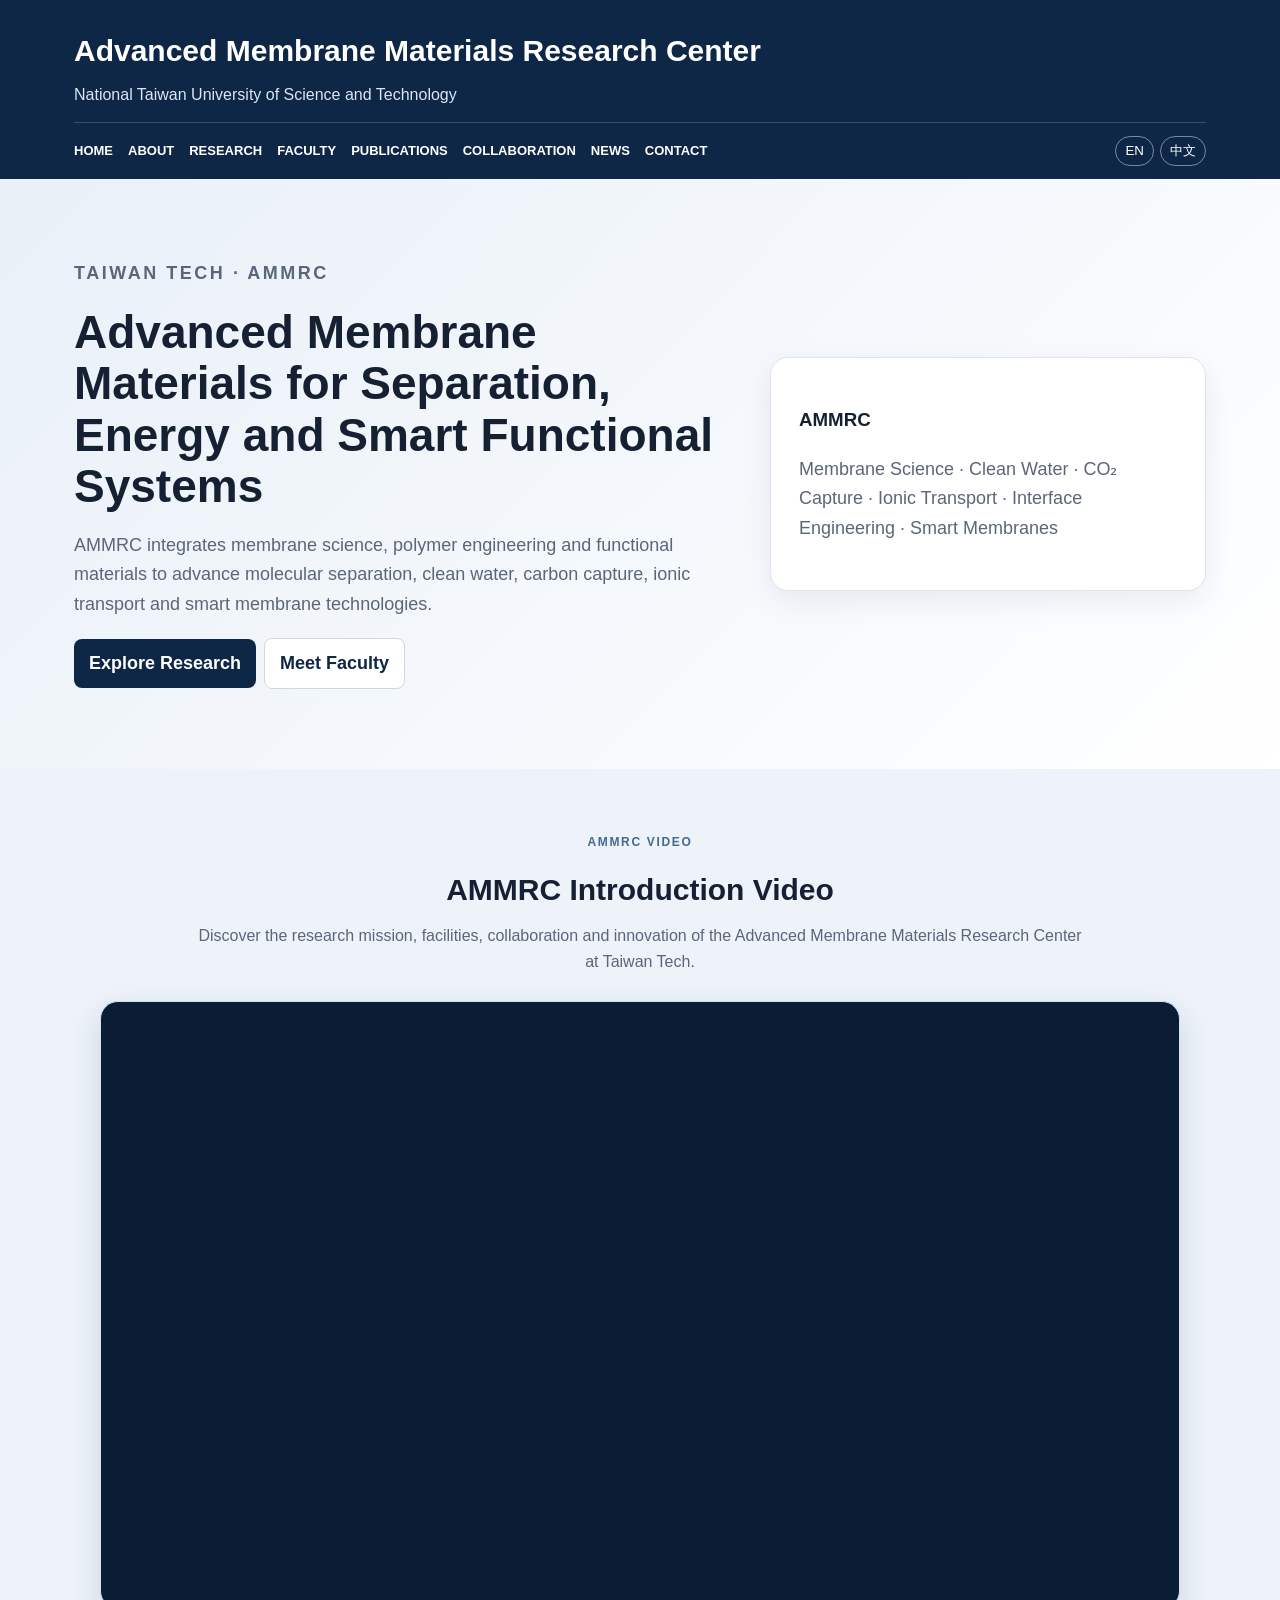
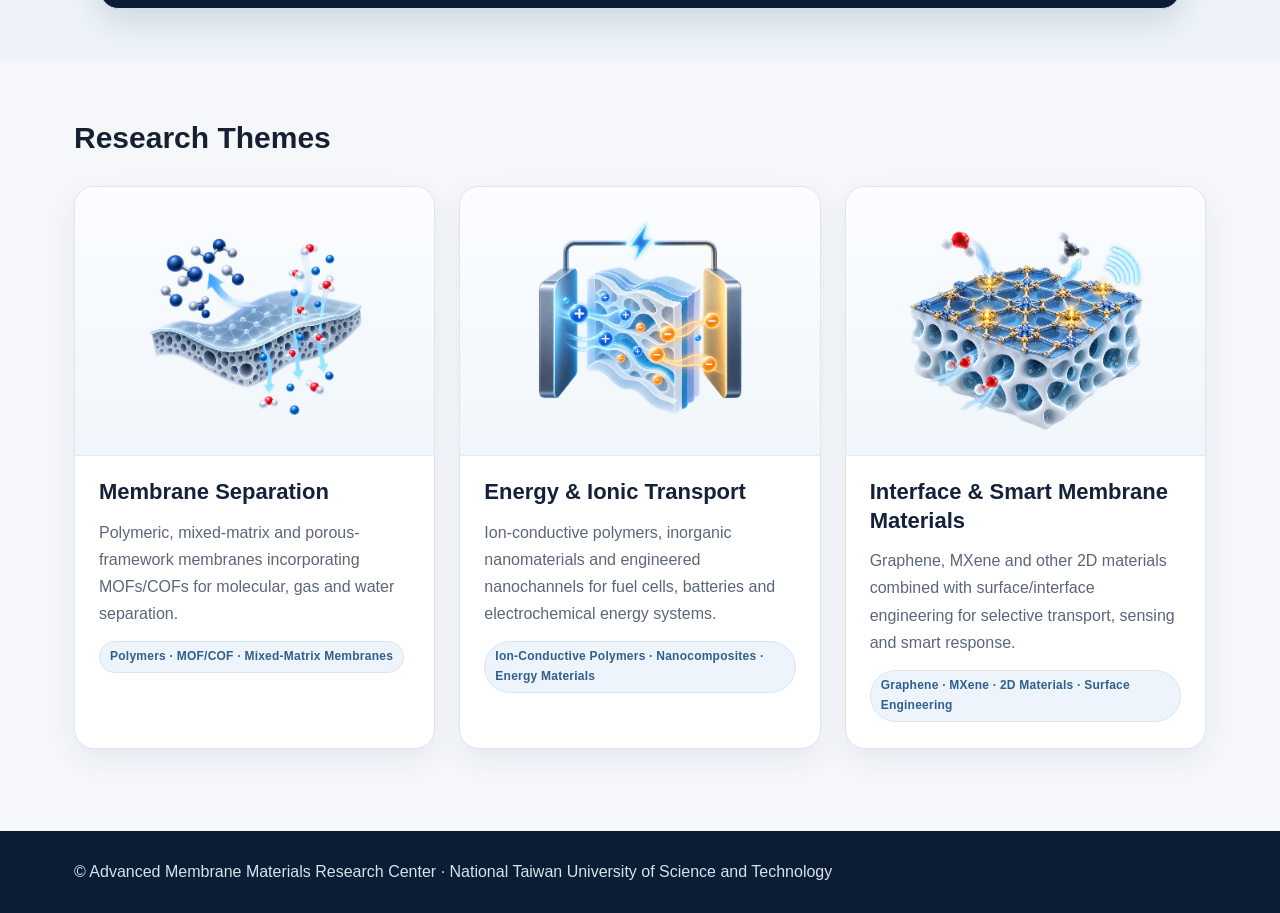
<file: index.html>
<!doctype html>
<html lang="en">
<head>
  <meta charset="utf-8">
  <meta name="viewport" content="width=device-width,initial-scale=1">
  <title>Home | AMMRC</title>
  <link rel="stylesheet" href="style.css?v=20261004-home-material-balanced-1">
  <style>
    .home-theme-grid{display:grid;grid-template-columns:repeat(3,minmax(0,1fr));gap:24px}
    .home-theme-card{background:#fff;border:1px solid var(--line);border-radius:20px;overflow:hidden;box-shadow:0 10px 28px rgba(20,40,70,.07);transition:transform .18s ease,box-shadow .18s ease}
    .home-theme-card:hover{transform:translateY(-3px);box-shadow:0 16px 36px rgba(20,40,70,.11)}
    .theme-media{margin:0;background:linear-gradient(180deg,#fbfdff,#f0f6fb);border-bottom:1px solid #e4eaf1;padding:12px 12px 4px}
    .theme-media img{width:100%;aspect-ratio:4/3;object-fit:contain;display:block}
    .theme-copy{padding:22px 24px 26px}
    .theme-copy h3{font-size:22px;line-height:1.3;margin:0 0 12px;color:#14213a}
    .theme-copy p{margin:0;color:var(--muted);font-size:16px;line-height:1.7}
    .material-note{display:inline-block;margin-top:14px;padding:5px 10px;border-radius:999px;background:#edf4fb;border:1px solid #d8e5f0;color:#315f8d;font-size:12px;font-weight:800;letter-spacing:.02em}
    @media(max-width:900px){.home-theme-grid{grid-template-columns:1fr}}
  </style>
</head>
<body>
<header class="top">
  <div class="wrap">
    <div class="brand">
      <h1 data-i18n="brand">Advanced Membrane Materials Research Center</h1>
      <p data-i18n="affiliation">National Taiwan University of Science and Technology</p>
    </div>
    <nav class="nav">
      <a href="index.html" data-i18n="navHome">HOME</a>
      <a href="about.html" data-i18n="navAbout">ABOUT</a>
      <a href="research.html" data-i18n="navResearch">RESEARCH</a>
      <a href="faculty.html" data-i18n="navFaculty">FACULTY</a>
      <a href="publications.html" data-i18n="navPublications">PUBLICATIONS</a>
      <a href="collaboration.html" data-i18n="navCollaboration">COLLABORATION</a>
      <a href="news.html" data-i18n="navNews">NEWS</a>
      <a href="contact.html" data-i18n="navContact">CONTACT</a>
      <span class="lang-toggle"><button data-lang="en">EN</button><button data-lang="zh">中文</button></span>
    </nav>
  </div>
</header>

<section class="hero">
  <div class="wrap hero-grid">
    <div>
      <p class="eyebrow">TAIWAN TECH · AMMRC</p>
      <h2 data-i18n="homeTitle">Advanced Membrane Materials for Separation, Energy and Smart Functional Systems</h2>
      <p data-i18n="homeIntro"></p>
      <p><a class="btn" href="research.html" data-i18n="exploreResearch">Explore Research</a><a class="btn light" href="faculty.html" data-i18n="meetFaculty">Meet Faculty</a></p>
    </div>
    <aside class="hero-panel">
      <h3>AMMRC</h3>
      <p>Membrane Science · Clean Water · CO₂ Capture · Ionic Transport · Interface Engineering · Smart Membranes</p>
    </aside>
  </div>
</section>

<section class="section section-soft intro-video">
  <div class="wrap">
    <div class="video-head">
      <p class="eyebrow">AMMRC VIDEO</p>
      <h2 data-i18n="videoTitle">AMMRC Introduction Video</h2>
      <p class="muted" data-i18n="videoIntro">Discover the research mission, facilities, collaboration and innovation of the Advanced Membrane Materials Research Center at Taiwan Tech.</p>
    </div>
    <div class="video-frame"><iframe src="https://www.youtube.com/embed/-5gChejI7cg" title="AMMRC Introduction Video" loading="lazy" referrerpolicy="strict-origin-when-cross-origin" allow="accelerometer; autoplay; clipboard-write; encrypted-media; gyroscope; picture-in-picture; web-share" allowfullscreen></iframe></div>
  </div>
</section>

<section class="section">
  <div class="wrap">
    <h2 data-i18n="researchTitle">Research Themes</h2>
    <div class="home-theme-grid">
      <article class="home-theme-card">
        <figure class="theme-media"><img src="images/faculty/Membrane%20seperation.png" alt="Membrane separation materials"></figure>
        <div class="theme-copy">
          <h3 id="home-theme-1-title">Membrane Separation</h3>
          <p id="home-theme-1-text">Polymeric, mixed-matrix and porous-framework membranes incorporating MOFs/COFs for molecular, gas and water separation.</p>
          <span class="material-note" id="home-theme-1-note">Polymers · MOF/COF · Mixed-Matrix Membranes</span>
        </div>
      </article>
      <article class="home-theme-card">
        <figure class="theme-media"><img src="images/faculty/Energy%20and%20Ionic%20trasport.png" alt="Energy and ionic transport membrane materials"></figure>
        <div class="theme-copy">
          <h3 id="home-theme-2-title">Energy &amp; Ionic Transport</h3>
          <p id="home-theme-2-text">Ion-conductive polymers, inorganic nanomaterials and engineered nanochannels for fuel cells, batteries and electrochemical energy systems.</p>
          <span class="material-note" id="home-theme-2-note">Ion-Conductive Polymers · Nanocomposites · Energy Materials</span>
        </div>
      </article>
      <article class="home-theme-card">
        <figure class="theme-media"><img src="images/faculty/Interface%20and%20smart%20membrane.png" alt="Interface and smart membrane materials"></figure>
        <div class="theme-copy">
          <h3 id="home-theme-3-title">Interface &amp; Smart Membrane Materials</h3>
          <p id="home-theme-3-text">Graphene, MXene and other 2D materials combined with surface/interface engineering for selective transport, sensing and smart response.</p>
          <span class="material-note" id="home-theme-3-note">Graphene · MXene · 2D Materials · Surface Engineering</span>
        </div>
      </article>
    </div>
  </div>
</section>

<footer class="footer"><div class="wrap">© Advanced Membrane Materials Research Center · National Taiwan University of Science and Technology</div></footer>
<script src="language.js?v=20261004-home-material-balanced-1"></script>
<script>
(function(){
  const themeText={
    en:{
      t1:'Membrane Separation',x1:'Polymeric, mixed-matrix and porous-framework membranes incorporating MOFs/COFs for molecular, gas and water separation.',n1:'Polymers · MOF/COF · Mixed-Matrix Membranes',
      t2:'Energy & Ionic Transport',x2:'Ion-conductive polymers, inorganic nanomaterials and engineered nanochannels for fuel cells, batteries and electrochemical energy systems.',n2:'Ion-Conductive Polymers · Nanocomposites · Energy Materials',
      t3:'Interface & Smart Membrane Materials',x3:'Graphene, MXene and other 2D materials combined with surface/interface engineering for selective transport, sensing and smart response.',n3:'Graphene · MXene · 2D Materials · Surface Engineering'
    },
    zh:{
      t1:'薄膜分離',x1:'以高分子、混合基質與多孔框架薄膜整合 MOF／COF 材料，發展分子、氣體與水分離技術。',n1:'高分子 · MOF/COF · 混合基質薄膜',
      t2:'能源與離子傳輸',x2:'發展離子導電高分子、無機奈米材料與工程化奈米通道，應用於燃料電池、電池及電化學能源系統。',n2:'離子導電高分子 · 奈米複合材料 · 能源材料',
      t3:'界面與智慧薄膜材料',x3:'整合 Graphene、MXene 與其他二維材料及表面／界面工程，發展選擇性傳輸、感測與智慧響應功能。',n3:'Graphene · MXene · 二維材料 · 表面工程'
    }
  };
  function applyThemeLang(lang){const d=themeText[lang]||themeText.en;['1','2','3'].forEach(n=>{const t=document.getElementById('home-theme-'+n+'-title');const x=document.getElementById('home-theme-'+n+'-text');const note=document.getElementById('home-theme-'+n+'-note');if(t)t.textContent=d['t'+n];if(x)x.textContent=d['x'+n];if(note)note.textContent=d['n'+n]})}
  document.addEventListener('DOMContentLoaded',()=>applyThemeLang(localStorage.getItem('ammrcLang')||'en'));
  document.addEventListener('ammrc-language',e=>applyThemeLang(e.detail.lang));
})();
</script>
</body>
</html>
</file>
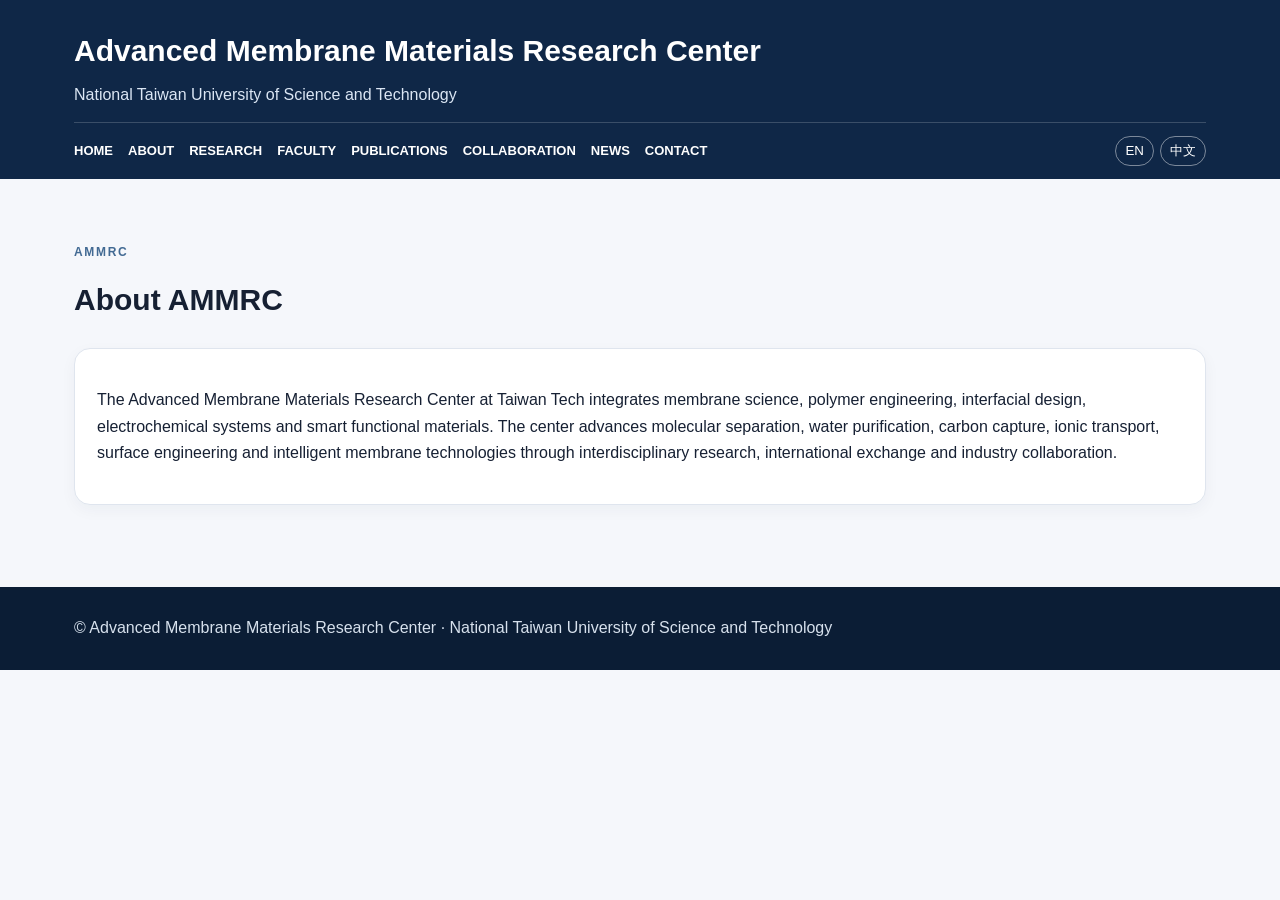
<file: about.html>
<!doctype html><html lang="en"><head><meta charset="utf-8"><meta name="viewport" content="width=device-width,initial-scale=1"><title>About | AMMRC</title><link rel="stylesheet" href="style.css"></head><body><header class="top"><div class="wrap"><div class="brand"><h1 data-i18n="brand">Advanced Membrane Materials Research Center</h1><p data-i18n="affiliation">National Taiwan University of Science and Technology</p></div><nav class="nav"><a href="index.html" data-i18n="navHome">HOME</a><a href="about.html" data-i18n="navAbout">ABOUT</a><a href="research.html" data-i18n="navResearch">RESEARCH</a><a href="faculty.html" data-i18n="navFaculty">FACULTY</a><a href="publications.html" data-i18n="navPublications">PUBLICATIONS</a><a href="collaboration.html" data-i18n="navCollaboration">COLLABORATION</a><a href="news.html" data-i18n="navNews">NEWS</a><a href="contact.html" data-i18n="navContact">CONTACT</a><span class="lang-toggle"><button data-lang="en">EN</button><button data-lang="zh">中文</button></span></nav></div></header><section class="section"><div class="wrap"><p class="eyebrow">AMMRC</p><h2 data-i18n="aboutTitle">About AMMRC</h2><div class="card"><p data-i18n="aboutText"></p></div></div></section><footer class="footer"><div class="wrap">© Advanced Membrane Materials Research Center · National Taiwan University of Science and Technology</div></footer><script src="language.js"></script></body></html>
</file>
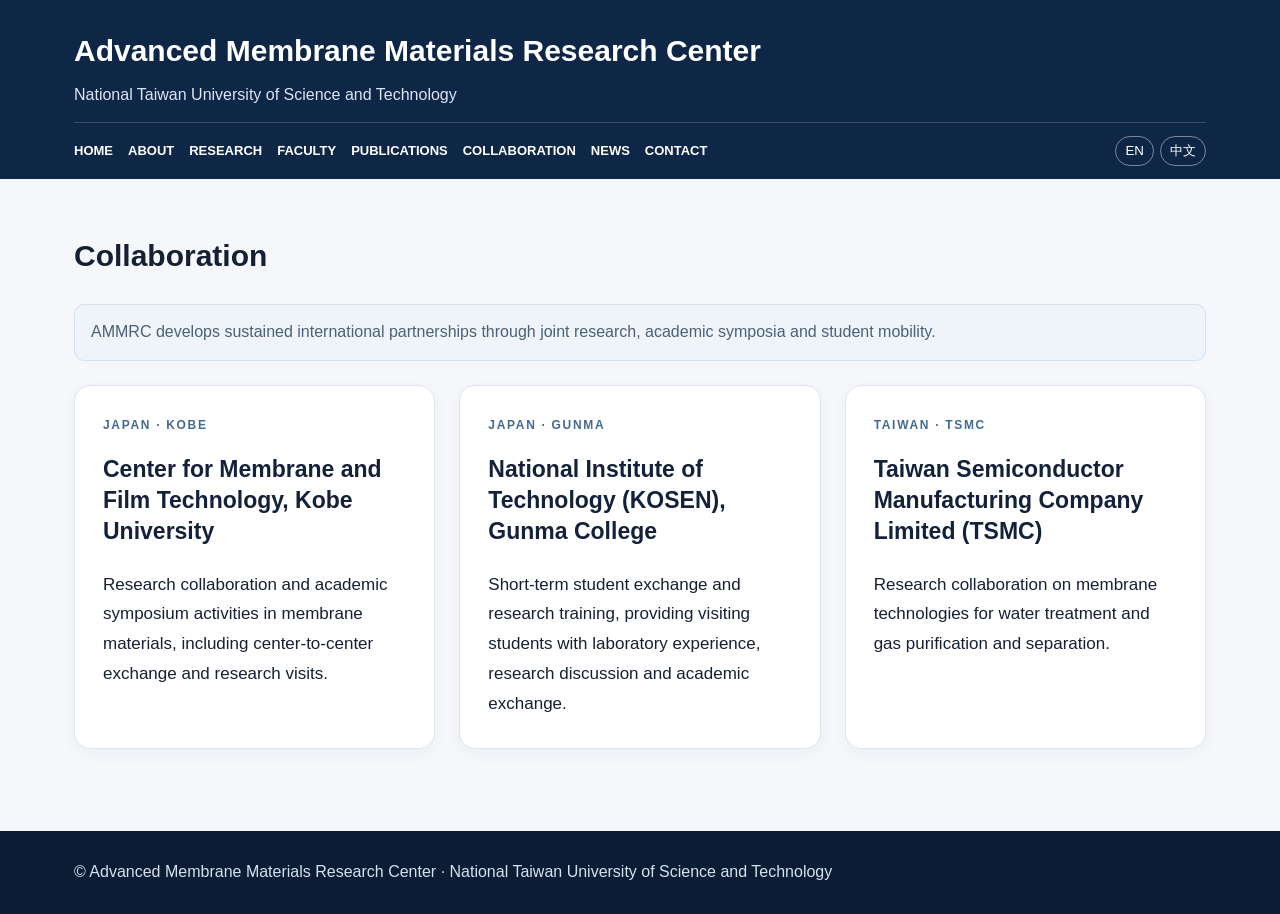
<file: collaboration.html>
<!doctype html><html lang="en"><head><meta charset="utf-8"><meta name="viewport" content="width=device-width,initial-scale=1"><title>Collaboration | AMMRC</title><link rel="stylesheet" href="style.css?v=20261004-collaboration-2"></head><body><header class="top"><div class="wrap"><div class="brand"><h1 data-i18n="brand">Advanced Membrane Materials Research Center</h1><p data-i18n="affiliation">National Taiwan University of Science and Technology</p></div><nav class="nav"><a href="index.html" data-i18n="navHome">HOME</a><a href="about.html" data-i18n="navAbout">ABOUT</a><a href="research.html" data-i18n="navResearch">RESEARCH</a><a href="faculty.html" data-i18n="navFaculty">FACULTY</a><a href="publications.html" data-i18n="navPublications">PUBLICATIONS</a><a href="collaboration.html" data-i18n="navCollaboration">COLLABORATION</a><a href="news.html" data-i18n="navNews">NEWS</a><a href="contact.html" data-i18n="navContact">CONTACT</a><span class="lang-toggle"><button data-lang="en">EN</button><button data-lang="zh">中文</button></span></nav></div></header><section class="section collaboration-page"><div class="wrap"><h2 data-i18n="collaborationTitle">Collaboration</h2><div class="notice" data-i18n="collaborationText"></div><div class="collaboration-grid"><article class="card collaboration-card"><p class="eyebrow">JAPAN · KOBE</p><h3 data-i18n="kobeTitle">Center for Membrane and Film Technology, Kobe University</h3><p data-i18n="kobeText">Research collaboration and academic symposium activities in membrane materials, including center-to-center exchange and research visits.</p></article><article class="card collaboration-card"><p class="eyebrow">JAPAN · GUNMA</p><h3 data-i18n="gunmaTitle">National Institute of Technology (KOSEN), Gunma College</h3><p data-i18n="gunmaText">Short-term student exchange and research training, providing visiting students with laboratory experience, research discussion and academic exchange.</p></article><article class="card collaboration-card"><p class="eyebrow">TAIWAN · TSMC</p><h3 data-i18n="industryTitle">Taiwan Semiconductor Manufacturing Company Limited (TSMC)</h3><p data-i18n="industryText">Research collaboration on membrane technologies for water treatment and gas purification and separation.</p></article></div></div></section><footer class="footer"><div class="wrap">© Advanced Membrane Materials Research Center · National Taiwan University of Science and Technology</div></footer><script src="language.js?v=20261004-kobe-fullname-1"></script></body></html>
</file>
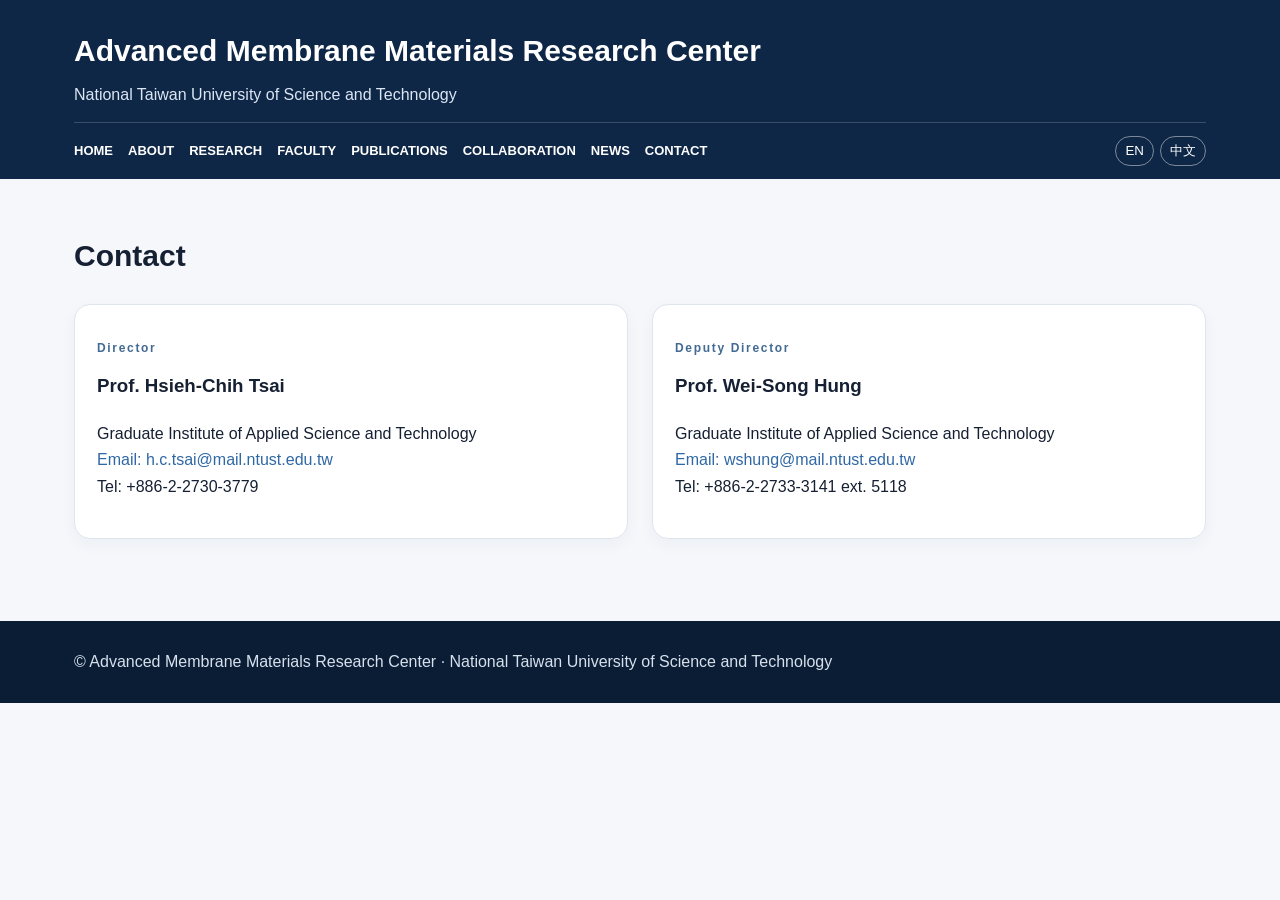
<file: contact.html>
<!doctype html><html lang="en"><head><meta charset="utf-8"><meta name="viewport" content="width=device-width,initial-scale=1"><meta http-equiv="Cache-Control" content="no-cache, no-store, must-revalidate"><meta http-equiv="Pragma" content="no-cache"><meta http-equiv="Expires" content="0"><title>Contact | AMMRC</title><link rel="stylesheet" href="style.css"></head><body><header class="top"><div class="wrap"><div class="brand"><h1 data-i18n="brand">Advanced Membrane Materials Research Center</h1><p data-i18n="affiliation">National Taiwan University of Science and Technology</p></div><nav class="nav"><a href="index.html" data-i18n="navHome">HOME</a><a href="about.html" data-i18n="navAbout">ABOUT</a><a href="research.html" data-i18n="navResearch">RESEARCH</a><a href="faculty.html" data-i18n="navFaculty">FACULTY</a><a href="publications.html" data-i18n="navPublications">PUBLICATIONS</a><a href="collaboration.html" data-i18n="navCollaboration">COLLABORATION</a><a href="news.html" data-i18n="navNews">NEWS</a><a href="contact.html" data-i18n="navContact">CONTACT</a><span class="lang-toggle"><button data-lang="en">EN</button><button data-lang="zh">中文</button></span></nav></div></header><section class="section"><div class="wrap"><h2 data-i18n="contactTitle">Contact</h2><div class="contact-grid"><div class="card"><p class="eyebrow" data-i18n="contactDirector">Director</p><h3 data-i18n="contactTsaiName">Prof. Hsieh-Chih Tsai</h3><p><span data-i18n="contactUnit">Graduate Institute of Applied Science and Technology</span><br><a href="mailto:h.c.tsai@mail.ntust.edu.tw" data-i18n="contactTsaiEmail">Email: h.c.tsai@mail.ntust.edu.tw</a><br><span data-i18n="contactTsaiTel">Tel: +886-2-2730-3779</span></p></div><div class="card"><p class="eyebrow" data-i18n="contactDeputyDirector">Deputy Director</p><h3 data-i18n="contactHungName">Prof. Wei-Song Hung</h3><p><span data-i18n="contactUnit">Graduate Institute of Applied Science and Technology</span><br><a href="mailto:wshung@mail.ntust.edu.tw" data-i18n="contactHungEmail">Email: wshung@mail.ntust.edu.tw</a><br><span data-i18n="contactHungTel">Tel: +886-2-2733-3141 ext. 5118</span></p></div></div></div></section><footer class="footer"><div class="wrap">© Advanced Membrane Materials Research Center · National Taiwan University of Science and Technology</div></footer><script src="language.js?v=20261004-contact-2"></script></body></html>
</file>
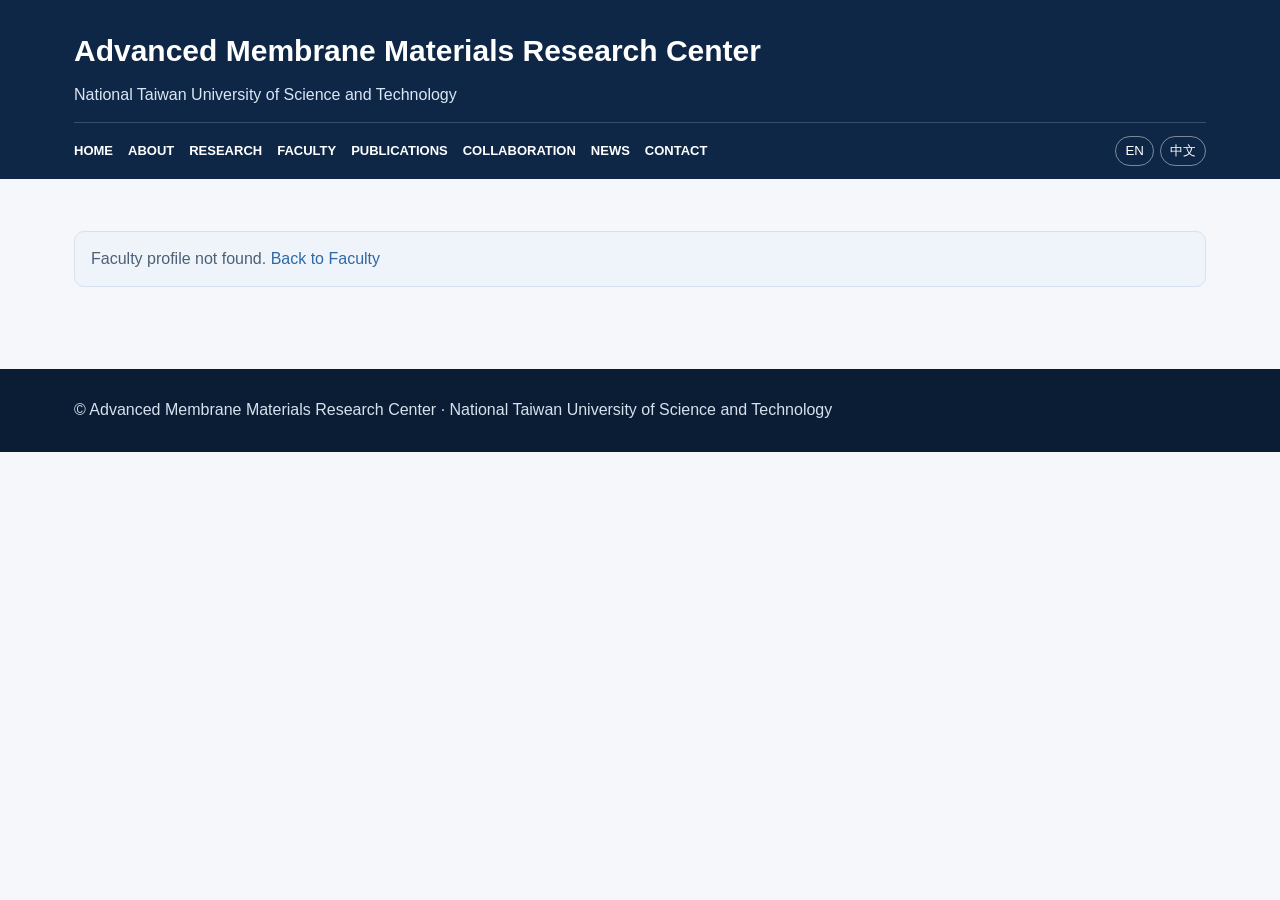
<file: faculty-profile.html>
<!doctype html><html lang="en"><head><meta charset="utf-8"><meta name="viewport" content="width=device-width,initial-scale=1"><meta http-equiv="Cache-Control" content="no-cache, no-store, must-revalidate"><meta http-equiv="Pragma" content="no-cache"><meta http-equiv="Expires" content="0"><title>Faculty Profile | AMMRC</title><link rel="stylesheet" href="style.css?v=20261004-profile10-v2"></head><body><header class="top"><div class="wrap"><div class="brand"><h1 data-i18n="brand">Advanced Membrane Materials Research Center</h1><p data-i18n="affiliation">National Taiwan University of Science and Technology</p></div><nav class="nav"><a href="index.html" data-i18n="navHome">HOME</a><a href="about.html" data-i18n="navAbout">ABOUT</a><a href="research.html" data-i18n="navResearch">RESEARCH</a><a href="faculty.html" data-i18n="navFaculty">FACULTY</a><a href="publications.html" data-i18n="navPublications">PUBLICATIONS</a><a href="collaboration.html" data-i18n="navCollaboration">COLLABORATION</a><a href="news.html" data-i18n="navNews">NEWS</a><a href="contact.html" data-i18n="navContact">CONTACT</a><span class="lang-toggle"><button data-lang="en">EN</button><button data-lang="zh">中文</button></span></nav></div></header><section class="section"><div class="wrap" id="profile-root"></div></section><footer class="footer"><div class="wrap">© Advanced Membrane Materials Research Center · National Taiwan University of Science and Technology</div></footer><script src="language.js?v=20261004-profile10-v2"></script><script src="data/faculty.js?v=20261004-profile10-v2"></script><script src="data/publications.js?v=20261004-profile10-v2"></script><script src="data/publications-extra-v2.js"></script><script src="faculty-profile-v2.js"></script></body></html>
</file>
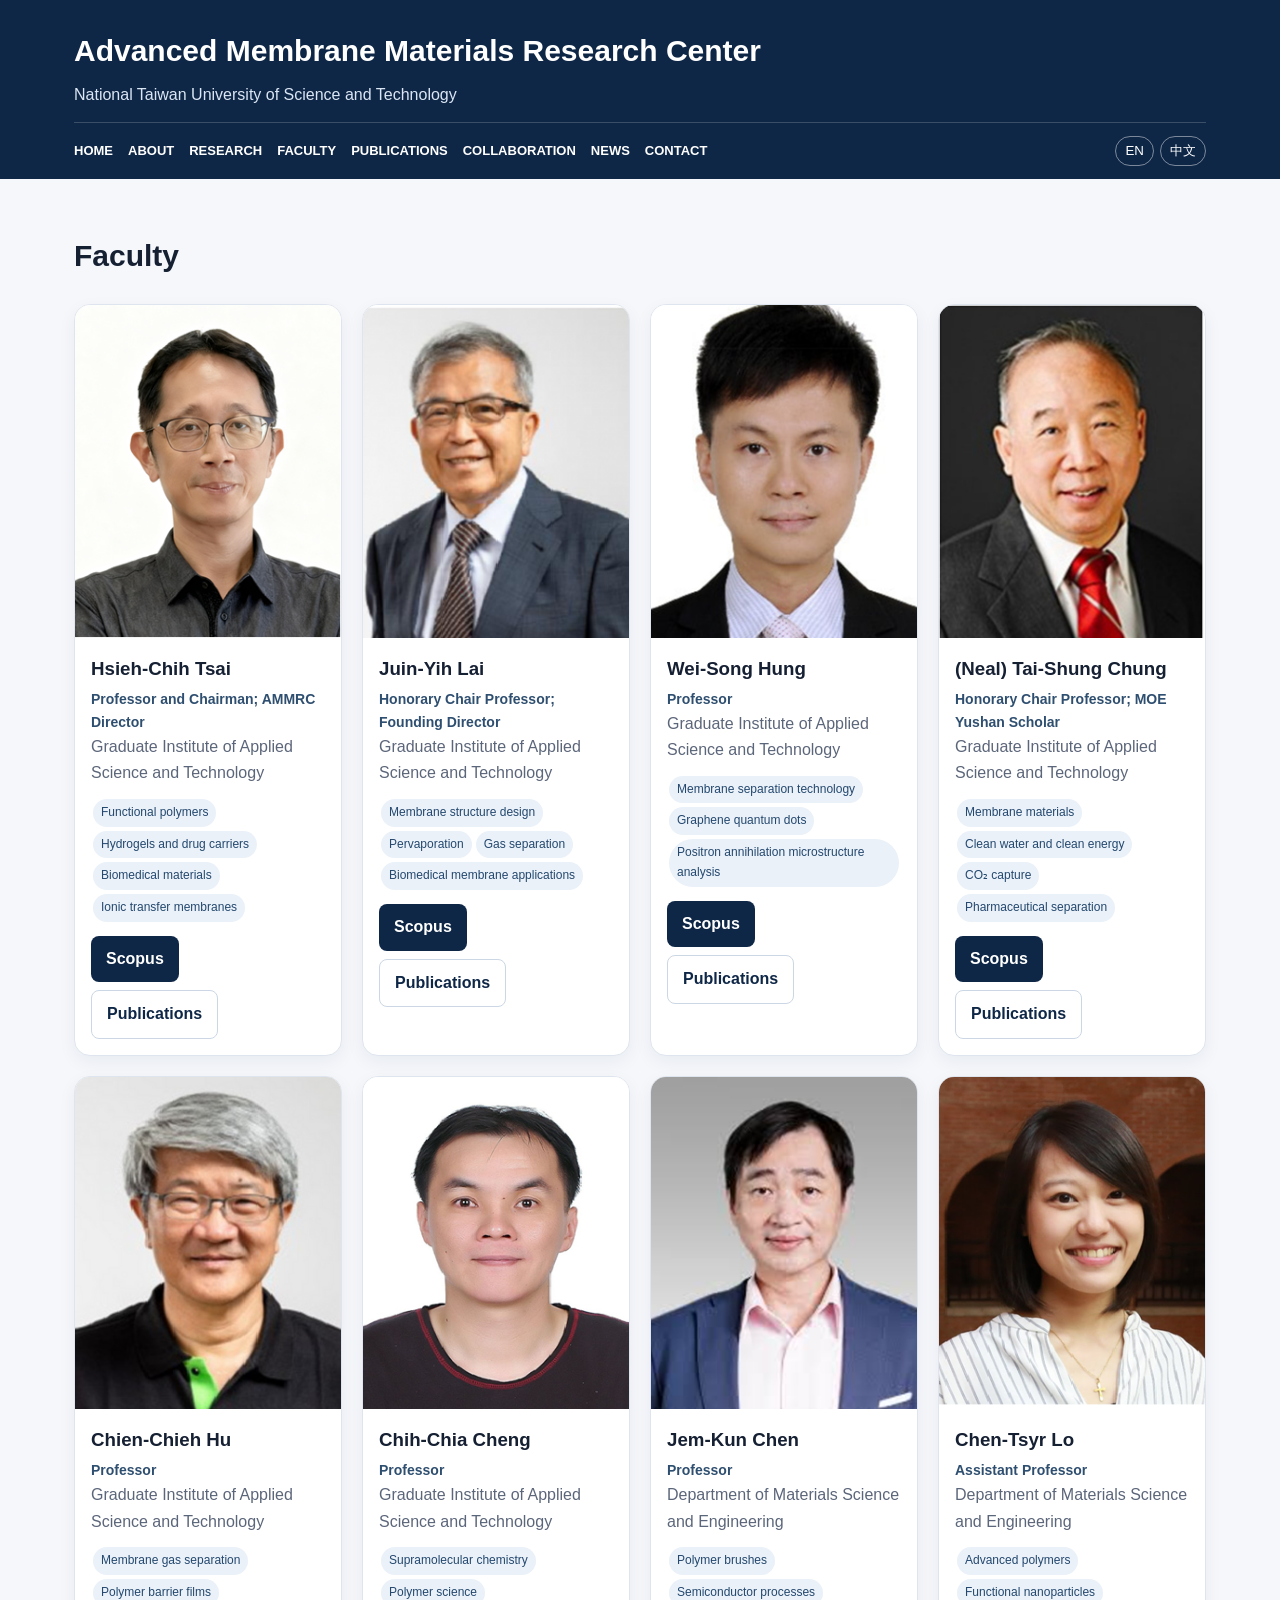
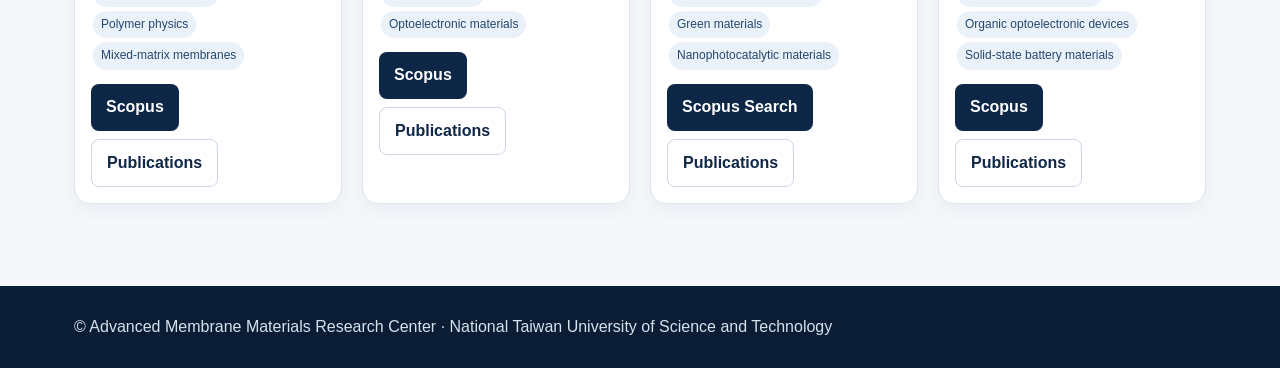
<file: faculty.html>
<!doctype html><html lang="en"><head><meta charset="utf-8"><meta name="viewport" content="width=device-width,initial-scale=1"><meta http-equiv="Cache-Control" content="no-cache, no-store, must-revalidate"><meta http-equiv="Pragma" content="no-cache"><meta http-equiv="Expires" content="0"><title>Faculty | AMMRC</title><link rel="stylesheet" href="style.css"></head><body><header class="top"><div class="wrap"><div class="brand"><h1 data-i18n="brand">Advanced Membrane Materials Research Center</h1><p data-i18n="affiliation">National Taiwan University of Science and Technology</p></div><nav class="nav"><a href="index.html" data-i18n="navHome">HOME</a><a href="about.html" data-i18n="navAbout">ABOUT</a><a href="research.html" data-i18n="navResearch">RESEARCH</a><a href="faculty.html" data-i18n="navFaculty">FACULTY</a><a href="publications.html" data-i18n="navPublications">PUBLICATIONS</a><a href="collaboration.html" data-i18n="navCollaboration">COLLABORATION</a><a href="news.html" data-i18n="navNews">NEWS</a><a href="contact.html" data-i18n="navContact">CONTACT</a><span class="lang-toggle"><button data-lang="en">EN</button><button data-lang="zh">中文</button></span></nav></div></header><section class="section"><div class="wrap"><h2 data-i18n="facultyTitle">Faculty</h2><div id="faculty-grid" class="faculty-grid"></div></div></section><footer class="footer"><div class="wrap">© Advanced Membrane Materials Research Center · National Taiwan University of Science and Technology</div></footer><script src="language.js?v=20261004-scopus-v3"></script><script src="data/faculty.js?v=20261004-scopus-v3"></script><script src="faculty-scopus-v3.js?v=20261004-scopus-v3"></script></body></html>
</file>
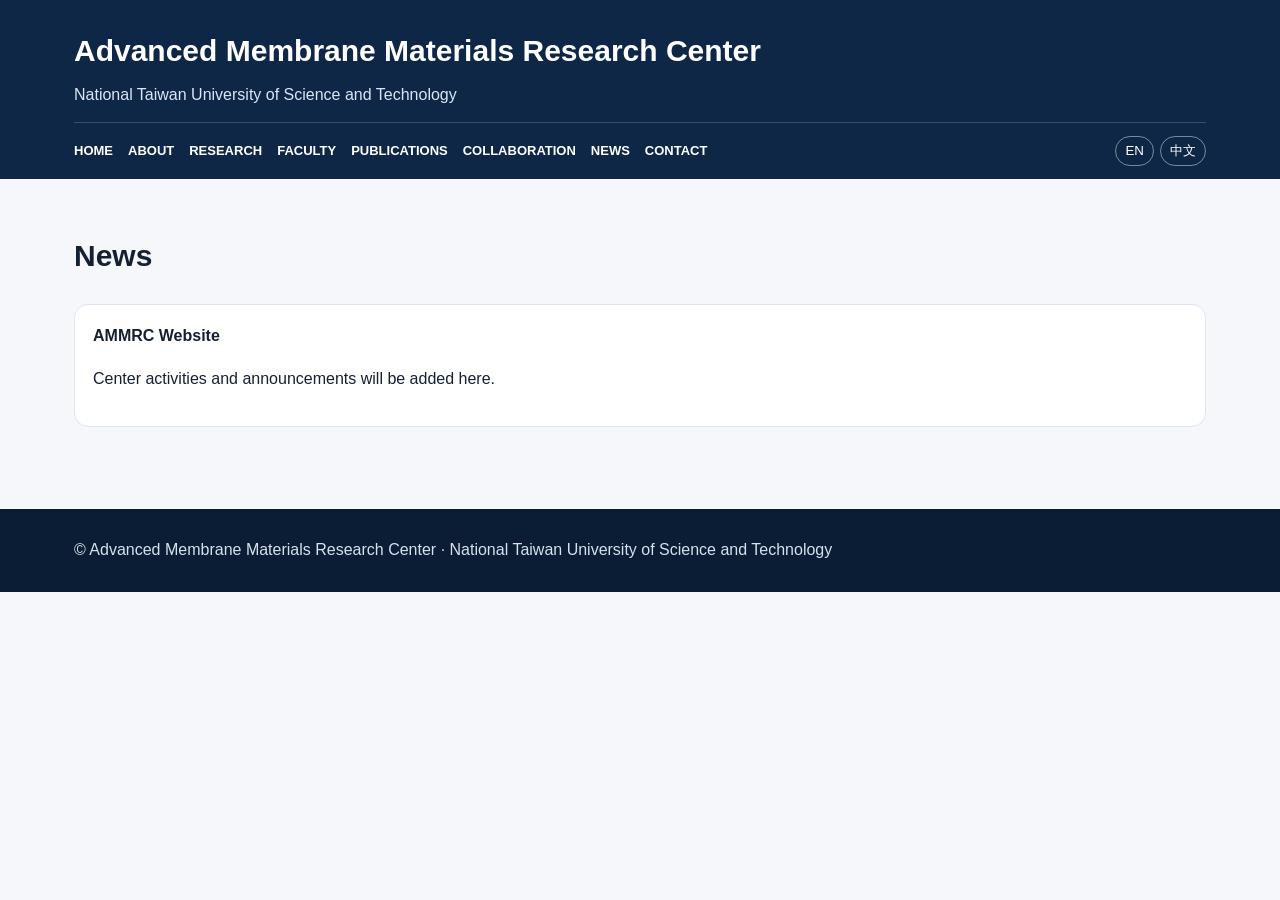
<file: news.html>
<!doctype html><html lang="en"><head><meta charset="utf-8"><meta name="viewport" content="width=device-width,initial-scale=1"><title>News | AMMRC</title><link rel="stylesheet" href="style.css"></head><body><header class="top"><div class="wrap"><div class="brand"><h1 data-i18n="brand">Advanced Membrane Materials Research Center</h1><p data-i18n="affiliation">National Taiwan University of Science and Technology</p></div><nav class="nav"><a href="index.html" data-i18n="navHome">HOME</a><a href="about.html" data-i18n="navAbout">ABOUT</a><a href="research.html" data-i18n="navResearch">RESEARCH</a><a href="faculty.html" data-i18n="navFaculty">FACULTY</a><a href="publications.html" data-i18n="navPublications">PUBLICATIONS</a><a href="collaboration.html" data-i18n="navCollaboration">COLLABORATION</a><a href="news.html" data-i18n="navNews">NEWS</a><a href="contact.html" data-i18n="navContact">CONTACT</a><span class="lang-toggle"><button data-lang="en">EN</button><button data-lang="zh">中文</button></span></nav></div></header><section class="section"><div class="wrap"><h2 data-i18n="newsTitle">News</h2><div class="news-list"><article class="news-item"><strong>AMMRC Website</strong><p data-i18n="newsEmpty">Center activities and announcements will be added here.</p></article></div></div></section><footer class="footer"><div class="wrap">© Advanced Membrane Materials Research Center · National Taiwan University of Science and Technology</div></footer><script src="language.js"></script></body></html>
</file>
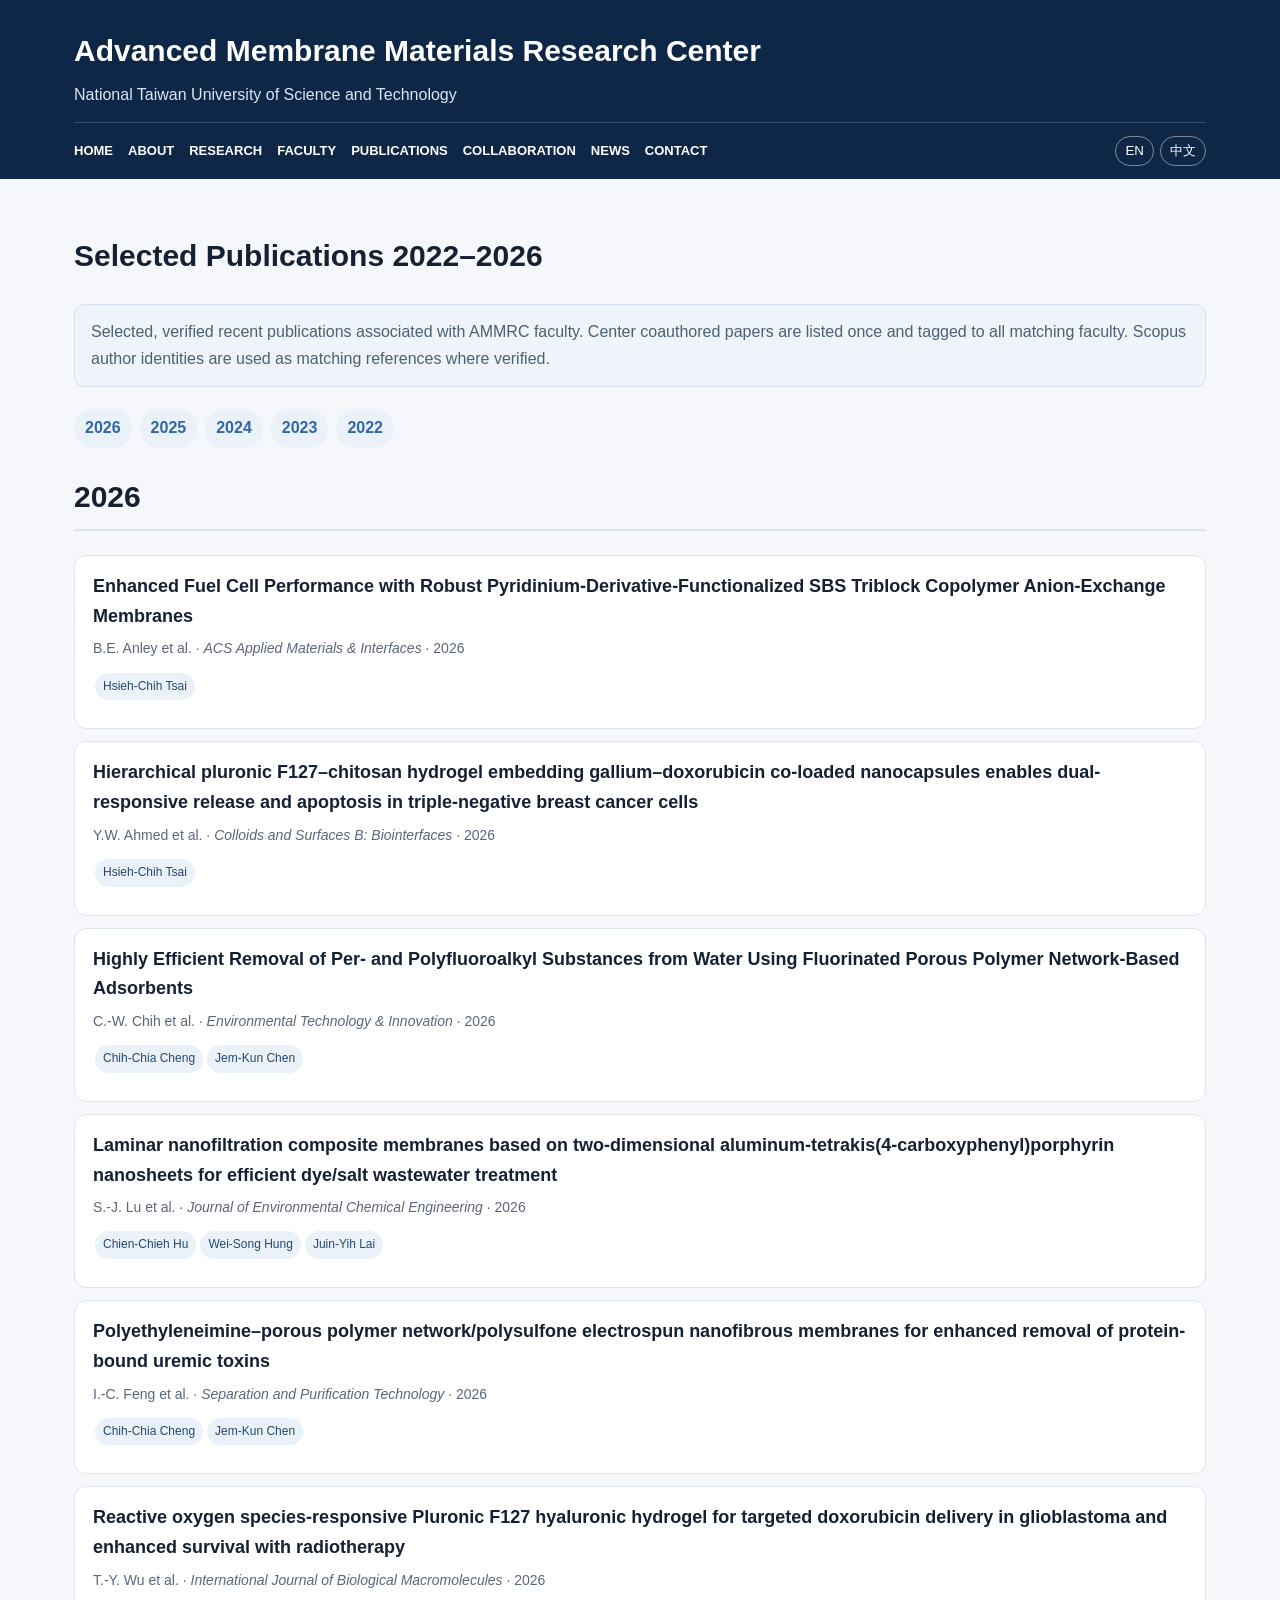
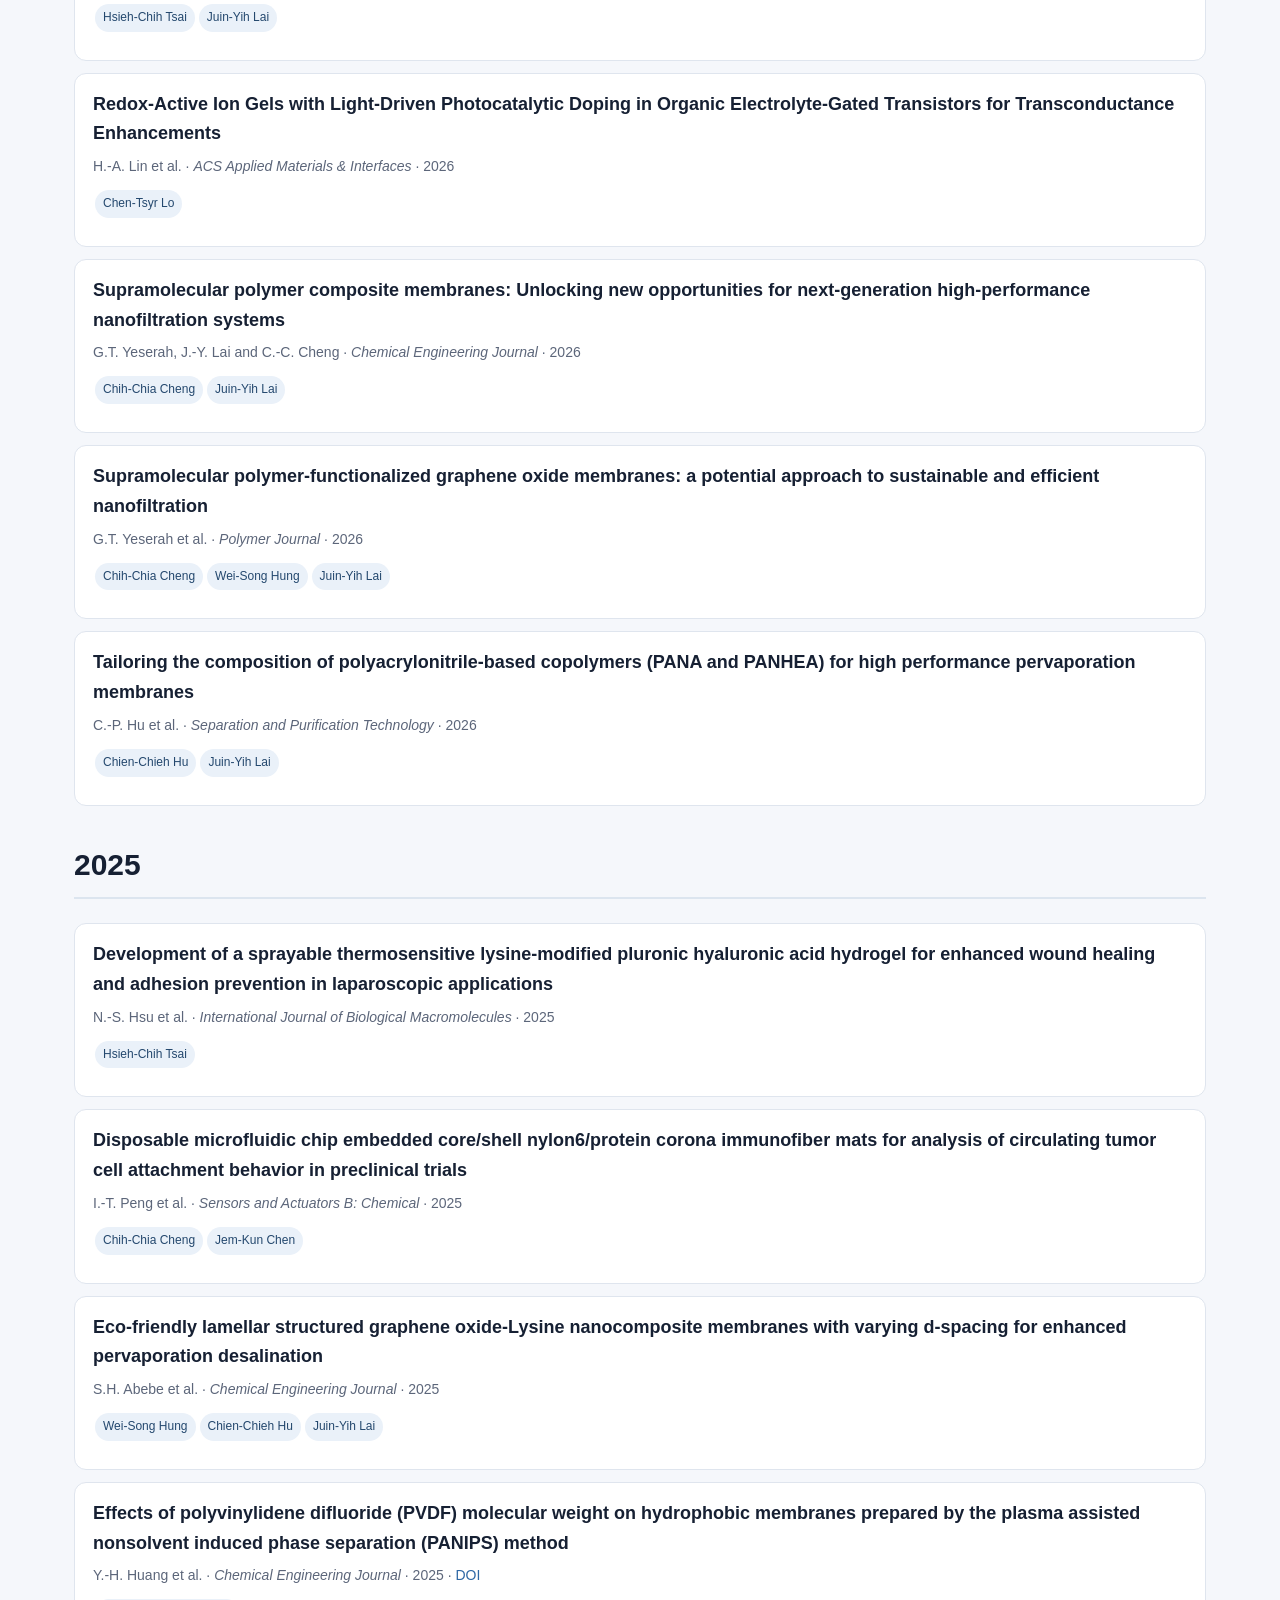
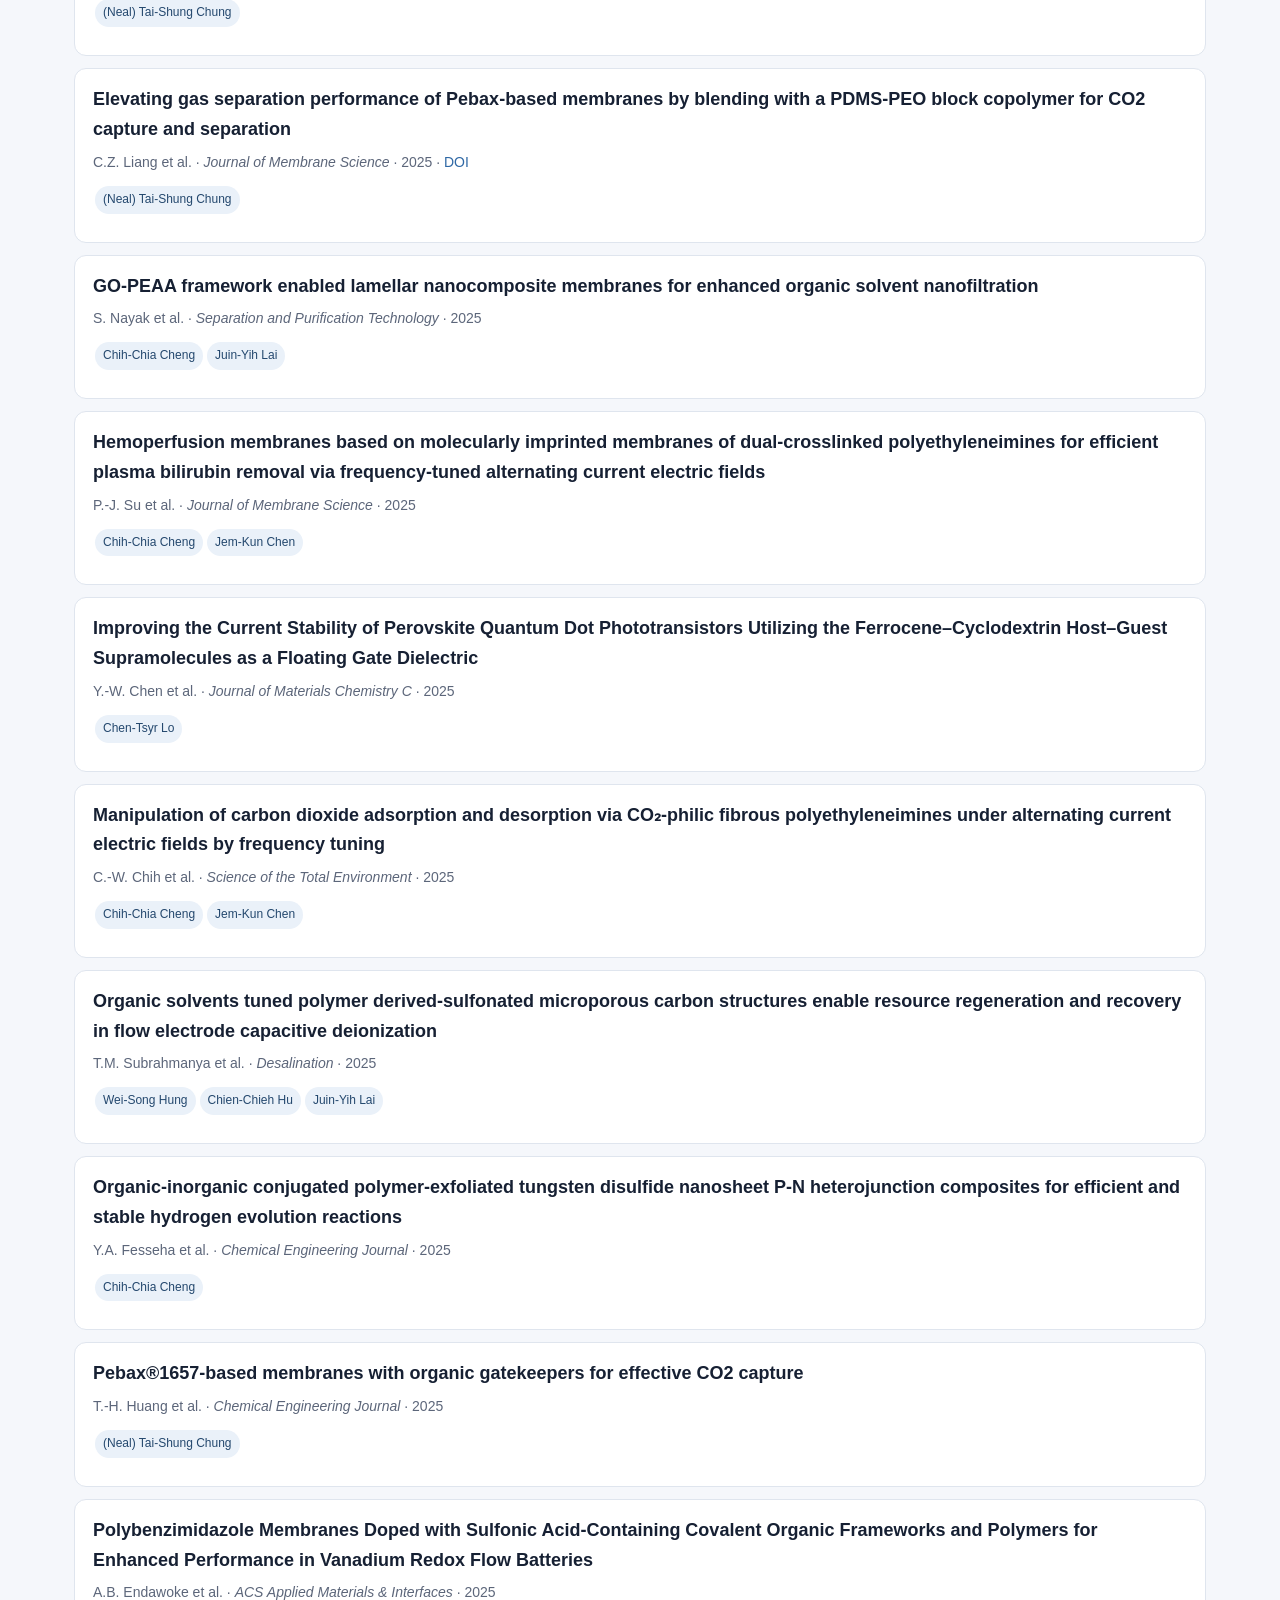
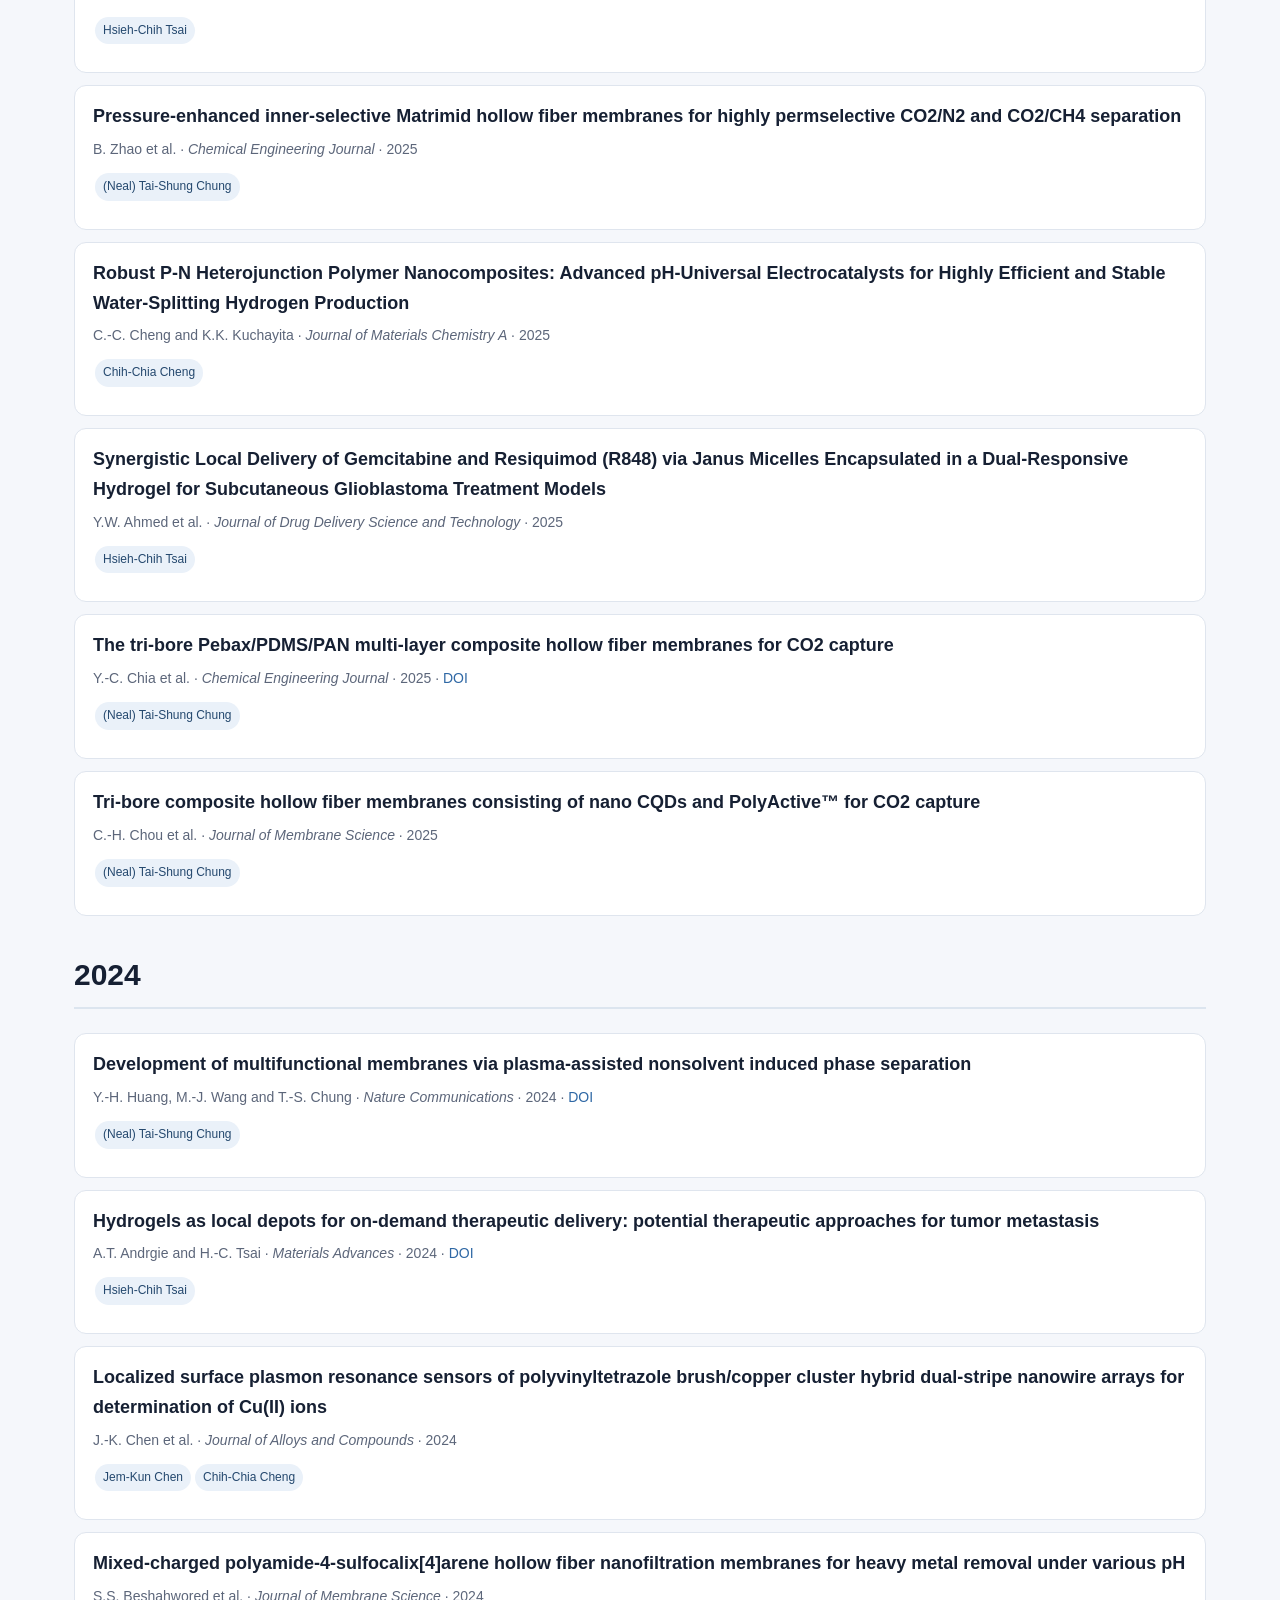
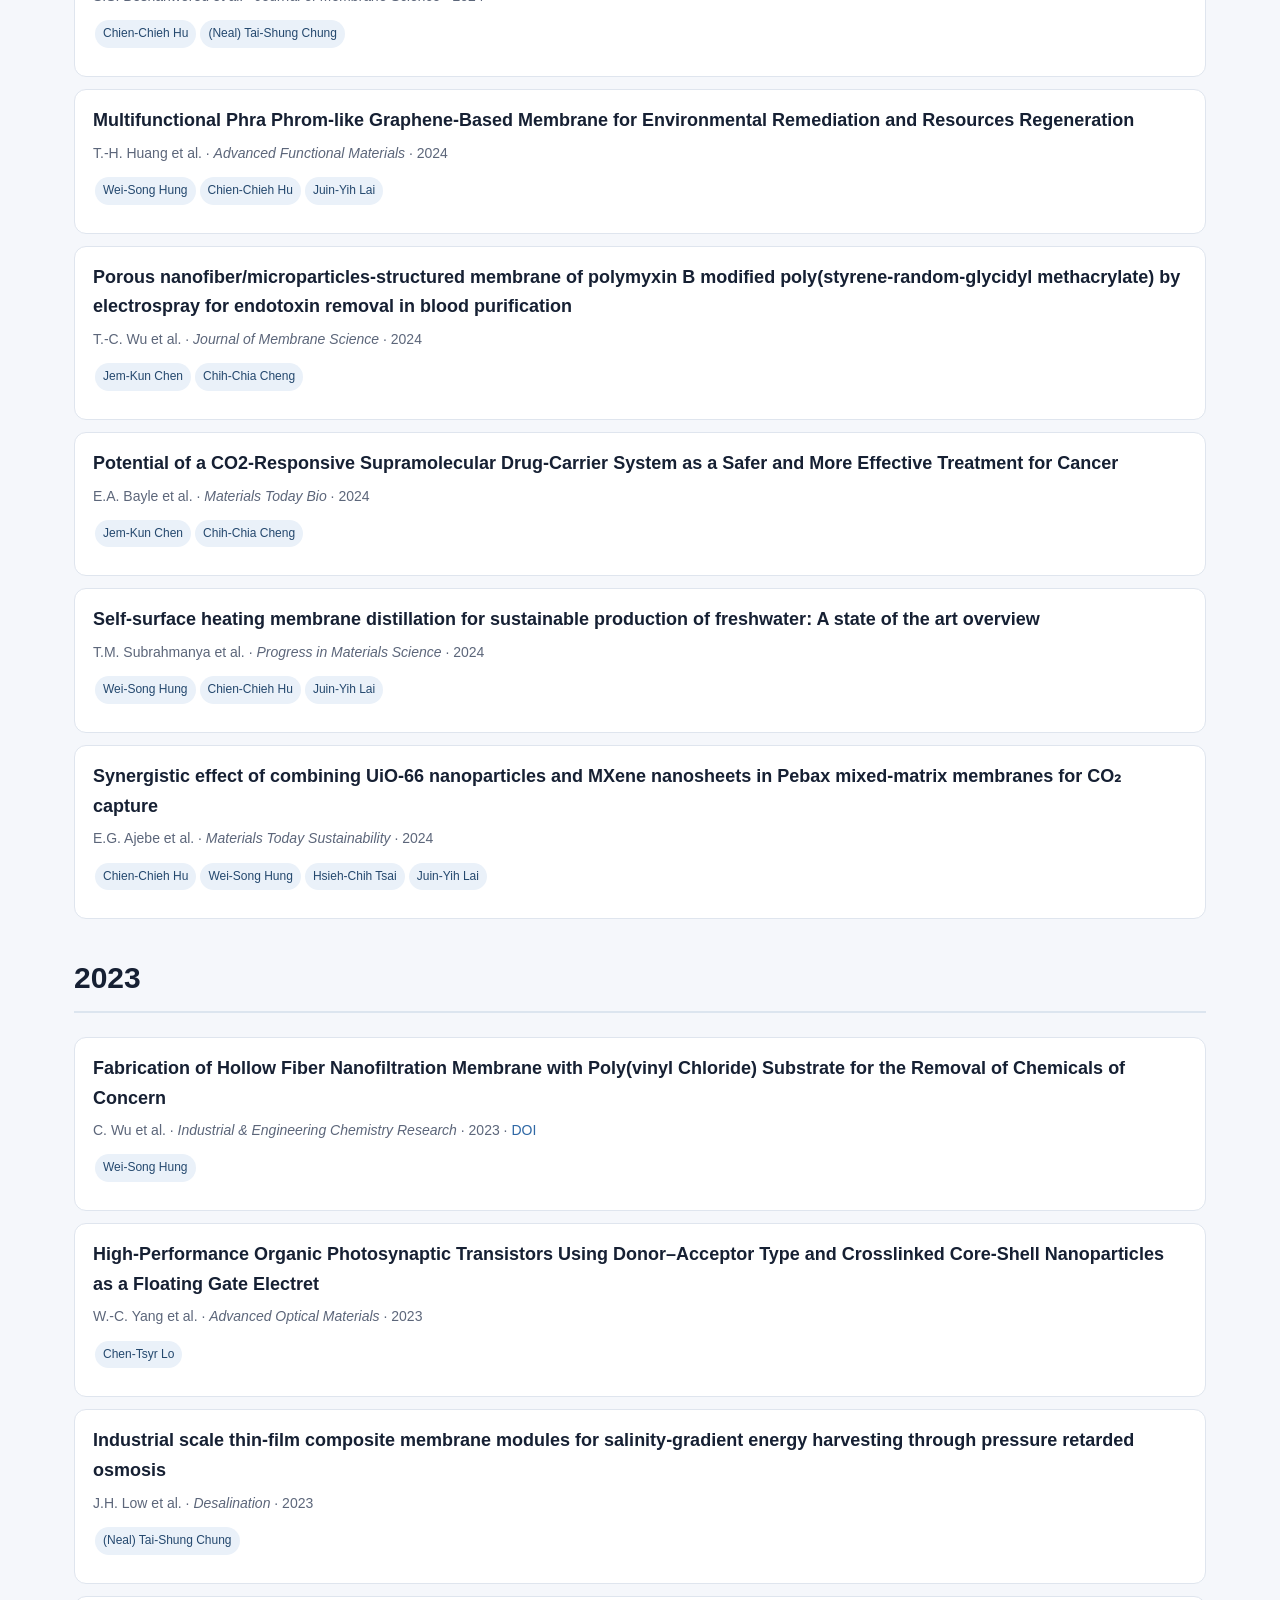
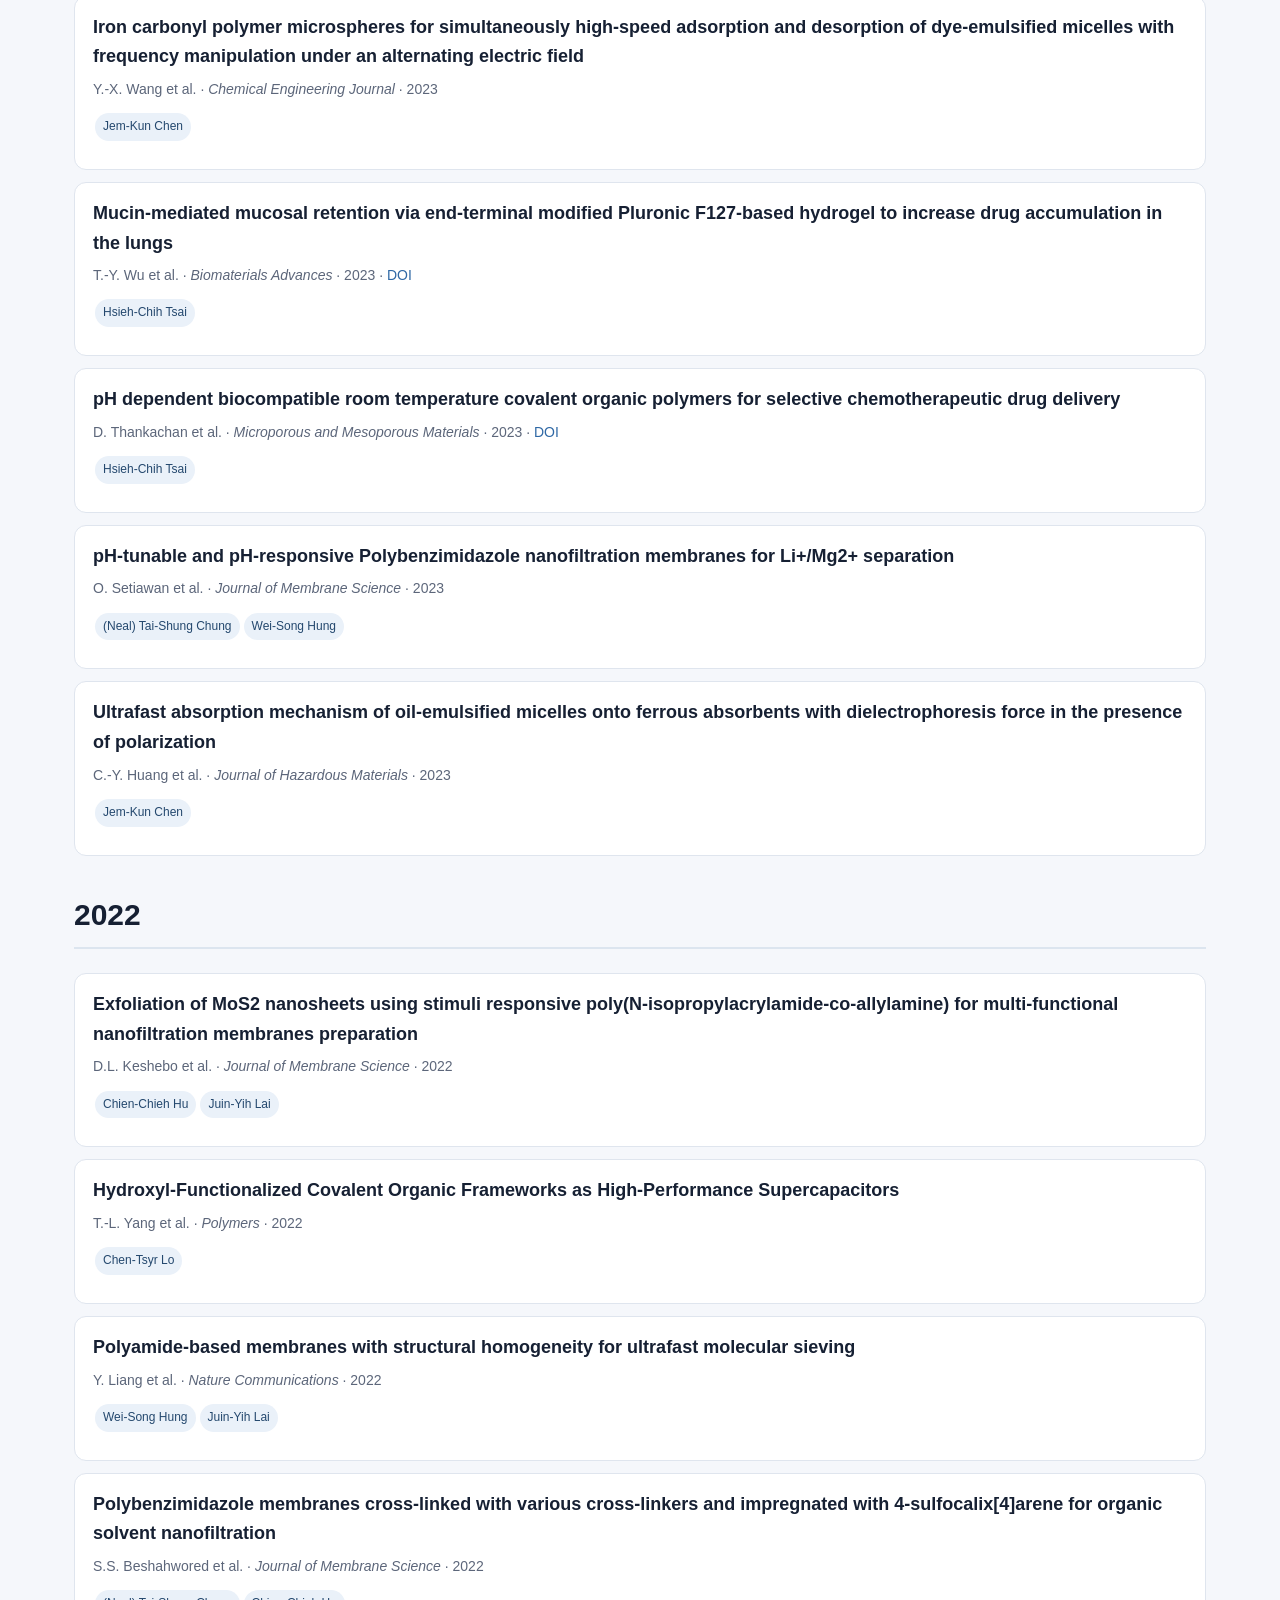
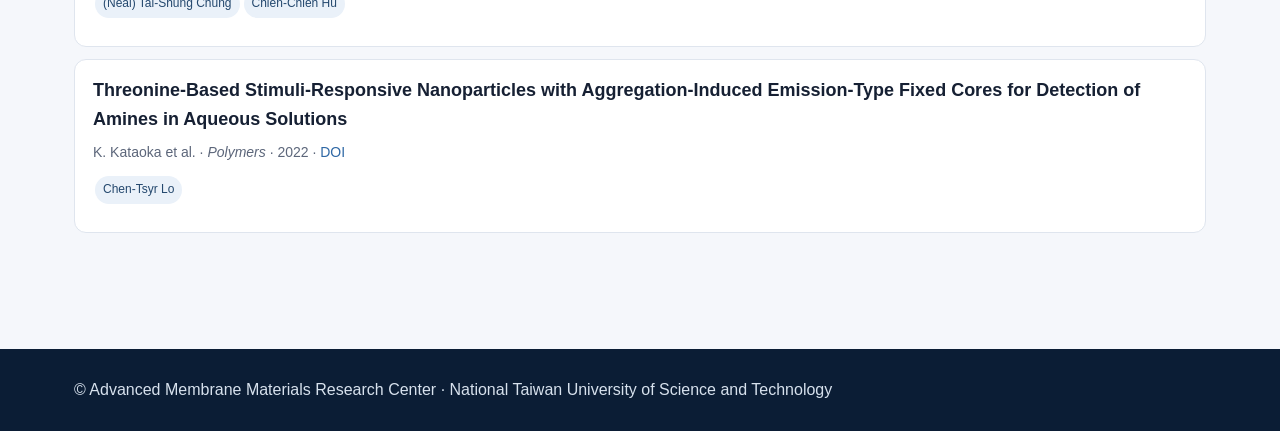
<file: publications.html>
<!doctype html><html lang="en"><head><meta charset="utf-8"><meta name="viewport" content="width=device-width,initial-scale=1"><title>Publications | AMMRC</title><link rel="stylesheet" href="style.css"></head><body><header class="top"><div class="wrap"><div class="brand"><h1 data-i18n="brand">Advanced Membrane Materials Research Center</h1><p data-i18n="affiliation">National Taiwan University of Science and Technology</p></div><nav class="nav"><a href="index.html" data-i18n="navHome">HOME</a><a href="about.html" data-i18n="navAbout">ABOUT</a><a href="research.html" data-i18n="navResearch">RESEARCH</a><a href="faculty.html" data-i18n="navFaculty">FACULTY</a><a href="publications.html" data-i18n="navPublications">PUBLICATIONS</a><a href="collaboration.html" data-i18n="navCollaboration">COLLABORATION</a><a href="news.html" data-i18n="navNews">NEWS</a><a href="contact.html" data-i18n="navContact">CONTACT</a><span class="lang-toggle"><button data-lang="en">EN</button><button data-lang="zh">中文</button></span></nav></div></header><section class="section"><div class="wrap"><h2 data-i18n="publicationsTitle">Publications 2022–2026</h2><div class="notice" data-i18n="pubNote"></div><div class="year-nav" style="margin-top:22px"><a href="#y2026">2026</a><a href="#y2025">2025</a><a href="#y2024">2024</a><a href="#y2023">2023</a><a href="#y2022">2022</a></div><div id="publication-list"></div></div></section><footer class="footer"><div class="wrap">© Advanced Membrane Materials Research Center · National Taiwan University of Science and Technology</div></footer><script src="language.js"></script><script src="data/faculty.js"></script><script src="data/publications.js"></script><script src="data/publications-extra.js?v=20261004-pub10-1"></script><script src="publications.js?v=20261004-pub10-1"></script></body></html>
</file>
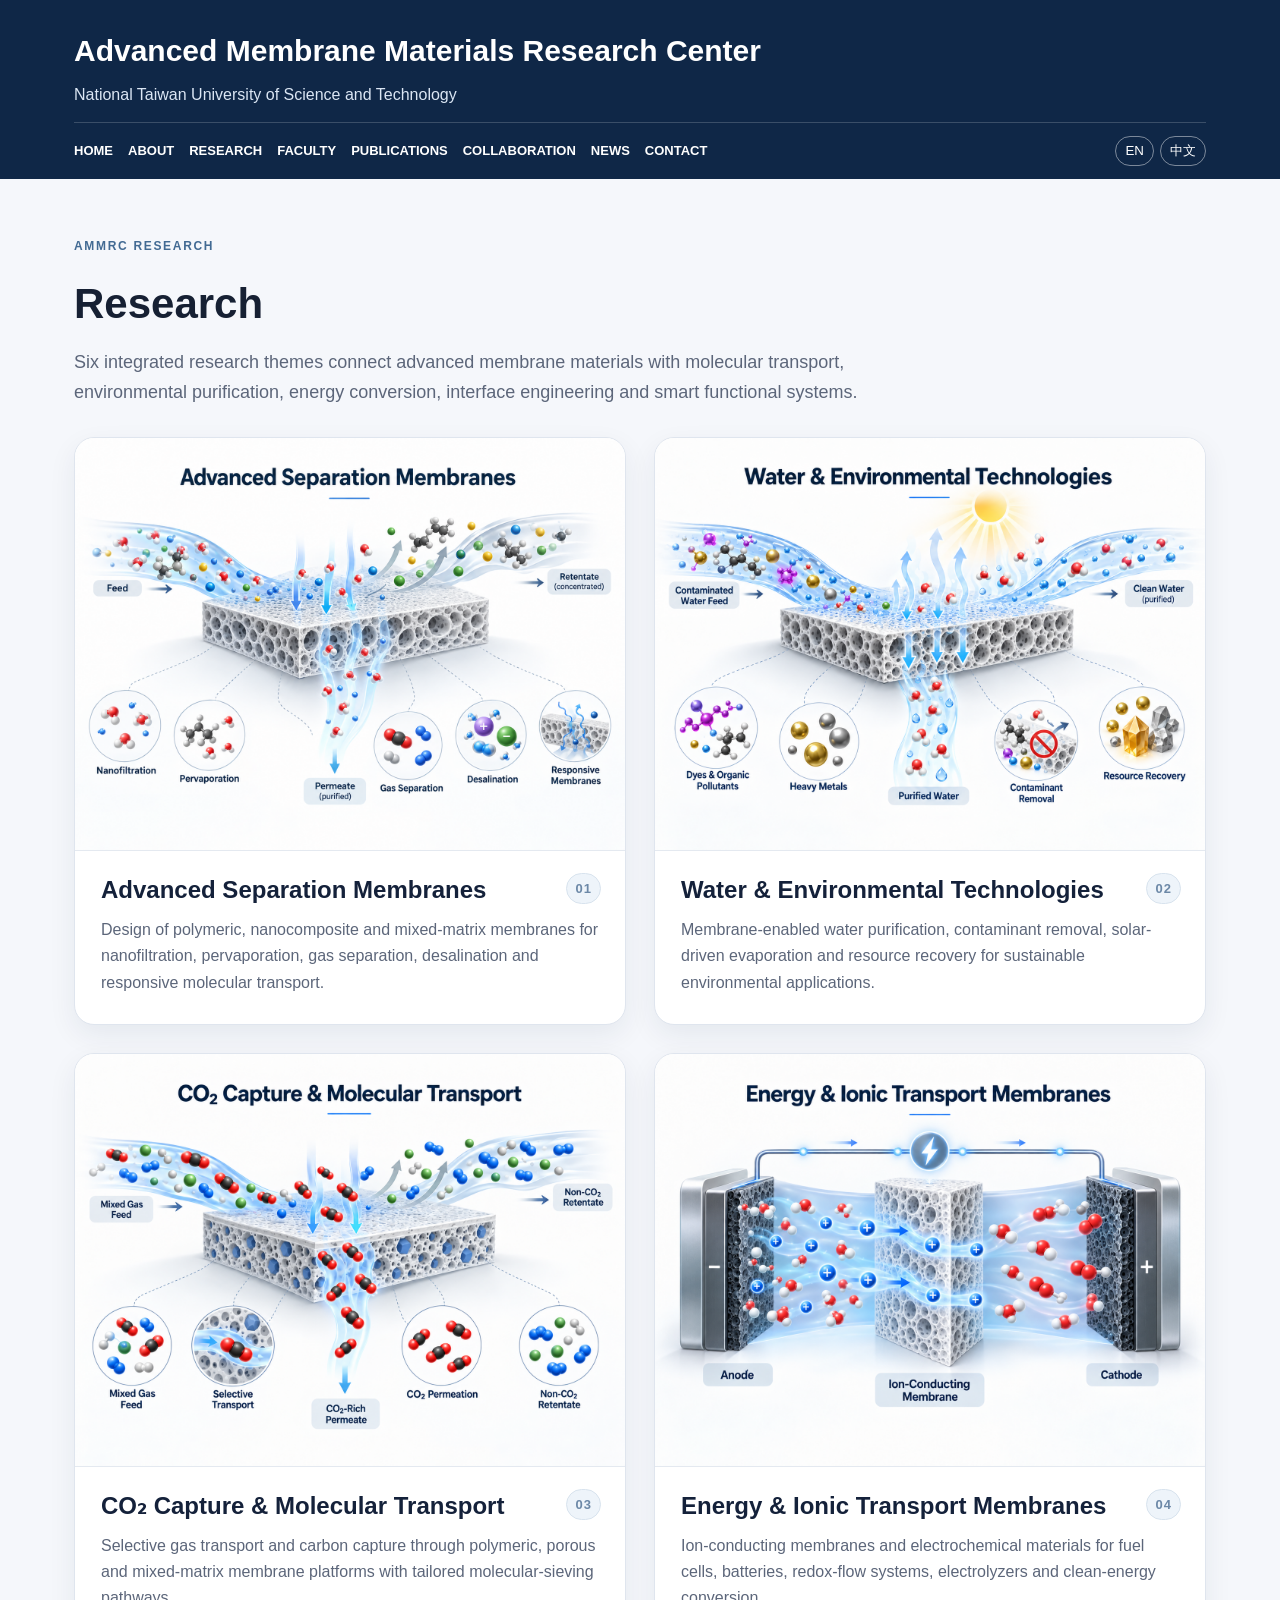
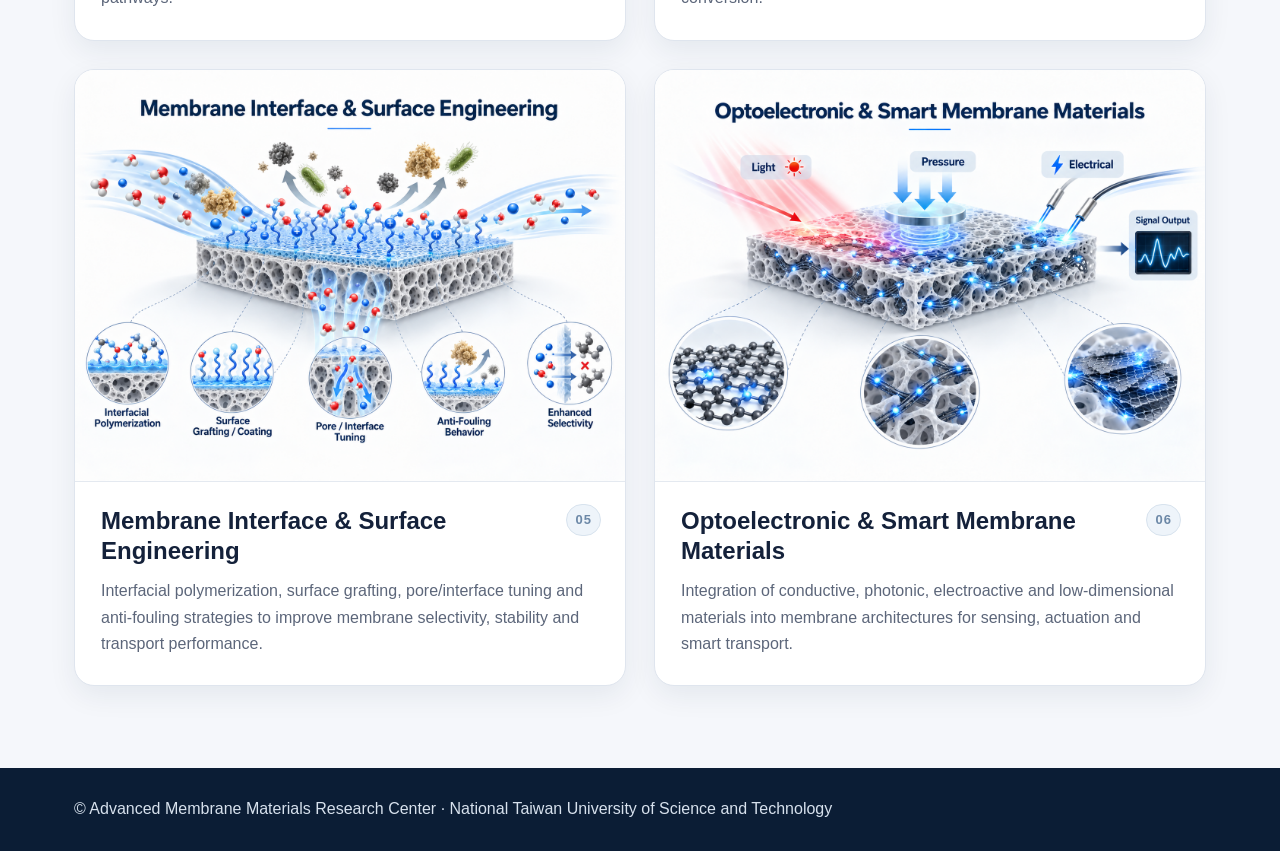
<file: research.html>
<!doctype html><html lang="en"><head><meta charset="utf-8"><meta name="viewport" content="width=device-width,initial-scale=1"><title>Research | AMMRC</title><link rel="stylesheet" href="style.css?v=20261004-research-images-1"></head><body><header class="top"><div class="wrap"><div class="brand"><h1 data-i18n="brand">Advanced Membrane Materials Research Center</h1><p data-i18n="affiliation">National Taiwan University of Science and Technology</p></div><nav class="nav"><a href="index.html" data-i18n="navHome">HOME</a><a href="about.html" data-i18n="navAbout">ABOUT</a><a href="research.html" data-i18n="navResearch">RESEARCH</a><a href="faculty.html" data-i18n="navFaculty">FACULTY</a><a href="publications.html" data-i18n="navPublications">PUBLICATIONS</a><a href="collaboration.html" data-i18n="navCollaboration">COLLABORATION</a><a href="news.html" data-i18n="navNews">NEWS</a><a href="contact.html" data-i18n="navContact">CONTACT</a><span class="lang-toggle"><button data-lang="en">EN</button><button data-lang="zh">中文</button></span></nav></div></header><section class="section research-page"><div class="wrap"><div class="research-intro"><p class="eyebrow">AMMRC RESEARCH</p><h2 data-i18n="researchPageTitle">Research</h2><p class="muted" data-i18n="researchIntro">Six integrated research themes connect advanced membrane materials with molecular transport, environmental purification, energy conversion, interface engineering and smart functional systems.</p></div><div class="research-grid"><article class="research-card"><img src="images/faculty/Advanced%20Membrane.png" alt="Advanced Separation Membranes schematic"><div class="research-card-body"><span class="research-no">01</span><h3 data-i18n="r1Title">Advanced Separation Membranes</h3><p data-i18n="r1Text">Design of polymeric, nanocomposite and mixed-matrix membranes for nanofiltration, pervaporation, gas separation, desalination and responsive molecular transport.</p></div></article><article class="research-card"><img src="images/faculty/Water%20and%20Enviroment.png" alt="Water and Environmental Technologies schematic"><div class="research-card-body"><span class="research-no">02</span><h3 data-i18n="r2Title">Water & Environmental Technologies</h3><p data-i18n="r2Text">Membrane-enabled water purification, contaminant removal, solar-driven evaporation and resource recovery for sustainable environmental applications.</p></div></article><article class="research-card"><img src="images/faculty/CO2%20capture.png" alt="CO2 Capture and Molecular Transport schematic"><div class="research-card-body"><span class="research-no">03</span><h3 data-i18n="r3Title">CO₂ Capture & Molecular Transport</h3><p data-i18n="r3Text">Selective gas transport and carbon capture through polymeric, porous and mixed-matrix membrane platforms with tailored molecular-sieving pathways.</p></div></article><article class="research-card"><img src="images/faculty/Ionic%20transfer%20membrane.png" alt="Energy and Ionic Transport Membranes schematic"><div class="research-card-body"><span class="research-no">04</span><h3 data-i18n="r4Title">Energy & Ionic Transport Membranes</h3><p data-i18n="r4Text">Ion-conducting membranes and electrochemical materials for fuel cells, batteries, redox-flow systems, electrolyzers and clean-energy conversion.</p></div></article><article class="research-card"><img src="images/faculty/Membrane%20interfaces.png" alt="Membrane Interface and Surface Engineering schematic"><div class="research-card-body"><span class="research-no">05</span><h3 data-i18n="r5Title">Membrane Interface & Surface Engineering</h3><p data-i18n="r5Text">Interfacial polymerization, surface grafting, pore/interface tuning and anti-fouling strategies to improve membrane selectivity, stability and transport performance.</p></div></article><article class="research-card"><img src="images/faculty/Opto%20eletric%20film.png" alt="Optoelectronic and Smart Membrane Materials schematic"><div class="research-card-body"><span class="research-no">06</span><h3 data-i18n="r6Title">Optoelectronic & Smart Membrane Materials</h3><p data-i18n="r6Text">Integration of conductive, photonic, electroactive and low-dimensional materials into membrane architectures for sensing, actuation and smart transport.</p></div></article></div></div></section><footer class="footer"><div class="wrap">© Advanced Membrane Materials Research Center · National Taiwan University of Science and Technology</div></footer><script src="language.js"></script></body></html>
</file>
<file: style.css>
:root{--nav:#0f2747;--accent:#2f68a5;--bg:#f5f7fb;--card:#fff;--ink:#162033;--muted:#5c667a;--line:#dfe5ee;--soft:#edf3f9}*{box-sizing:border-box}body{margin:0;font-family:Arial,"Noto Sans TC",sans-serif;background:var(--bg);color:var(--ink);line-height:1.65}a{color:var(--accent);text-decoration:none}a:hover{text-decoration:underline}img{max-width:100%;display:block}.wrap{max-width:1180px;margin:auto;padding:0 24px}.top{background:var(--nav);color:#fff}.brand{padding:26px 0 14px}.brand h1{margin:0;font-size:30px}.brand p{margin:6px 0 0;color:#dbe6f4}.nav{display:flex;gap:15px;align-items:center;flex-wrap:wrap;padding:13px 0;border-top:1px solid rgba(255,255,255,.18)}.nav a{color:#fff;font-size:13px;font-weight:800}.lang-toggle{margin-left:auto;display:flex;gap:6px}.lang-toggle button{border:1px solid rgba(255,255,255,.45);background:transparent;color:white;padding:5px 9px;border-radius:999px;cursor:pointer}.hero{padding:62px 0;background:linear-gradient(135deg,#e9f0f8,#fff)}.hero-grid{display:grid;grid-template-columns:1.2fr .8fr;gap:42px;align-items:center}.eyebrow{font-size:12px;letter-spacing:.14em;font-weight:800;color:#426a93}.hero h2{font-size:46px;line-height:1.12;margin:8px 0 18px}.hero p{font-size:18px;color:var(--muted)}.hero-panel{background:white;border:1px solid var(--line);border-radius:18px;padding:28px;box-shadow:0 10px 30px rgba(15,39,71,.08)}.section{padding:52px 0}.section-soft{background:var(--soft)}.section h2{font-size:30px;margin:0 0 24px}.grid{display:grid;grid-template-columns:repeat(3,minmax(0,1fr));gap:20px}.card{background:var(--card);border:1px solid var(--line);border-radius:16px;padding:22px;box-shadow:0 5px 16px rgba(20,40,70,.045)}.card h3{margin-top:0}.muted{color:var(--muted)}.btn{display:inline-block;background:var(--nav);color:white;padding:10px 15px;border-radius:8px;font-weight:700;margin-right:8px}.btn.light{background:white;color:var(--nav);border:1px solid #cbd7e5}.intro-video .video-head{max-width:900px;margin:0 auto 26px;text-align:center}.video-head h2{margin:5px 0 8px}.video-head p:last-child{margin:0}.video-frame{position:relative;width:min(100%,1080px);margin:0 auto;aspect-ratio:16/9;background:#0b1d35;border-radius:18px;overflow:hidden;box-shadow:0 12px 32px rgba(15,39,71,.14);border:1px solid #d5e1ee}.video-frame iframe{position:absolute;inset:0;width:100%;height:100%;border:0}.research-page{padding-top:46px}.research-intro{max-width:900px;margin-bottom:30px}.research-intro h2{font-size:42px;margin:4px 0 10px}.research-intro .muted{font-size:18px;max-width:880px;margin:0}.research-grid{display:grid;grid-template-columns:repeat(2,minmax(0,1fr));gap:28px}.research-card{background:#fff;border:1px solid var(--line);border-radius:20px;overflow:hidden;box-shadow:0 10px 28px rgba(20,40,70,.07);transition:transform .18s ease,box-shadow .18s ease}.research-card:hover{transform:translateY(-3px);box-shadow:0 16px 36px rgba(20,40,70,.11)}.research-card>img{width:100%;aspect-ratio:4/3;object-fit:cover;background:#fff;border-bottom:1px solid #e4e9f0}.research-card-body{position:relative;padding:24px 26px 28px}.research-card-body h3{font-size:24px;line-height:1.25;margin:0 0 12px;padding-right:48px;color:#14213a}.research-card-body p{margin:0;color:var(--muted);font-size:16px}.research-no{position:absolute;right:24px;top:22px;font-size:13px;font-weight:800;letter-spacing:.08em;color:#6c88a7;background:#eef4fa;border:1px solid #d8e3ee;border-radius:999px;padding:4px 8px}.collaboration-grid{display:grid;grid-template-columns:repeat(3,minmax(0,1fr));gap:24px;margin-top:24px;align-items:stretch}.collaboration-card{display:flex;flex-direction:column;min-height:360px;padding:30px 28px}.collaboration-card .eyebrow{margin:0 0 18px}.collaboration-card h3{font-size:23px;line-height:1.35;margin:0 0 22px;min-height:94px;color:#14213a}.collaboration-card>p:last-child{margin:0;color:var(--ink);font-size:17px;line-height:1.75}.faculty-grid{display:grid;grid-template-columns:repeat(4,minmax(0,1fr));gap:20px}.faculty-card{background:white;border:1px solid var(--line);border-radius:16px;overflow:hidden;box-shadow:0 6px 18px rgba(20,40,70,.055)}.faculty-card img{width:100%;aspect-ratio:4/5;object-fit:cover;object-position:center top;background:#eef2f6}.faculty-card-body{padding:16px}.faculty-card h3{margin:0 0 3px}.faculty-card .role{font-weight:700;color:#2f4f70;font-size:14px}.tags{margin:10px 0}.tag{display:inline-block;background:#eaf1f9;color:#24486e;padding:4px 8px;border-radius:999px;font-size:12px;margin:2px}.actions{display:flex;gap:8px;flex-wrap:wrap;margin-top:12px}.profile-layout{display:grid;grid-template-columns:300px 1fr;gap:32px}.profile-photo{background:white;border:1px solid var(--line);border-radius:16px;overflow:hidden}.profile-photo img{width:100%;aspect-ratio:4/5;object-fit:cover}.pub-year{margin:0 0 34px}.pub-year h2{border-bottom:2px solid #dce5ef;padding-bottom:8px}.pub-item{background:#fff;border:1px solid var(--line);border-radius:12px;padding:16px 18px;margin:12px 0}.pub-item h3{margin:0 0 6px;font-size:18px}.pub-meta{font-size:14px;color:var(--muted)}.year-nav{display:flex;gap:8px;flex-wrap:wrap;margin:0 0 24px}.year-nav a{background:#eaf1f9;padding:6px 11px;border-radius:999px;font-weight:700}.footer{background:#0b1d35;color:#d7e1ed;padding:28px 0;margin-top:30px}.notice{background:#eef4fa;border:1px solid #d5e1ee;padding:14px 16px;border-radius:10px;color:#4d6075}.news-list{display:grid;gap:14px}.news-item{background:#fff;border:1px solid var(--line);border-radius:14px;padding:18px}.contact-grid{display:grid;grid-template-columns:1fr 1fr;gap:24px}@media(max-width:900px){.hero-grid,.profile-layout,.contact-grid{grid-template-columns:1fr}.grid{grid-template-columns:1fr 1fr}.faculty-grid{grid-template-columns:repeat(2,1fr)}.research-grid{grid-template-columns:1fr}.collaboration-grid{grid-template-columns:1fr}.collaboration-card{min-height:0}.collaboration-card h3{min-height:0}.hero h2{font-size:38px}.video-frame{width:100%}.research-intro h2{font-size:36px}}@media(max-width:620px){.wrap{padding:0 18px}.brand h1{font-size:25px}.hero{padding:42px 0}.hero h2{font-size:32px}.grid,.faculty-grid{grid-template-columns:1fr}.nav{gap:10px}.lang-toggle{width:100%;margin-left:0}.section{padding:38px 0}.intro-video .video-head{text-align:left;margin-bottom:20px}.video-frame{border-radius:12px}.research-page{padding-top:34px}.research-intro h2{font-size:32px}.research-intro .muted{font-size:16px}.research-grid{gap:20px}.research-card{border-radius:16px}.research-card-body{padding:20px}.research-card-body h3{font-size:21px;padding-right:44px}.research-no{right:18px;top:18px}.collaboration-card{padding:24px 22px}.collaboration-card h3{font-size:21px}.collaboration-card>p:last-child{font-size:16px}}
</file>
